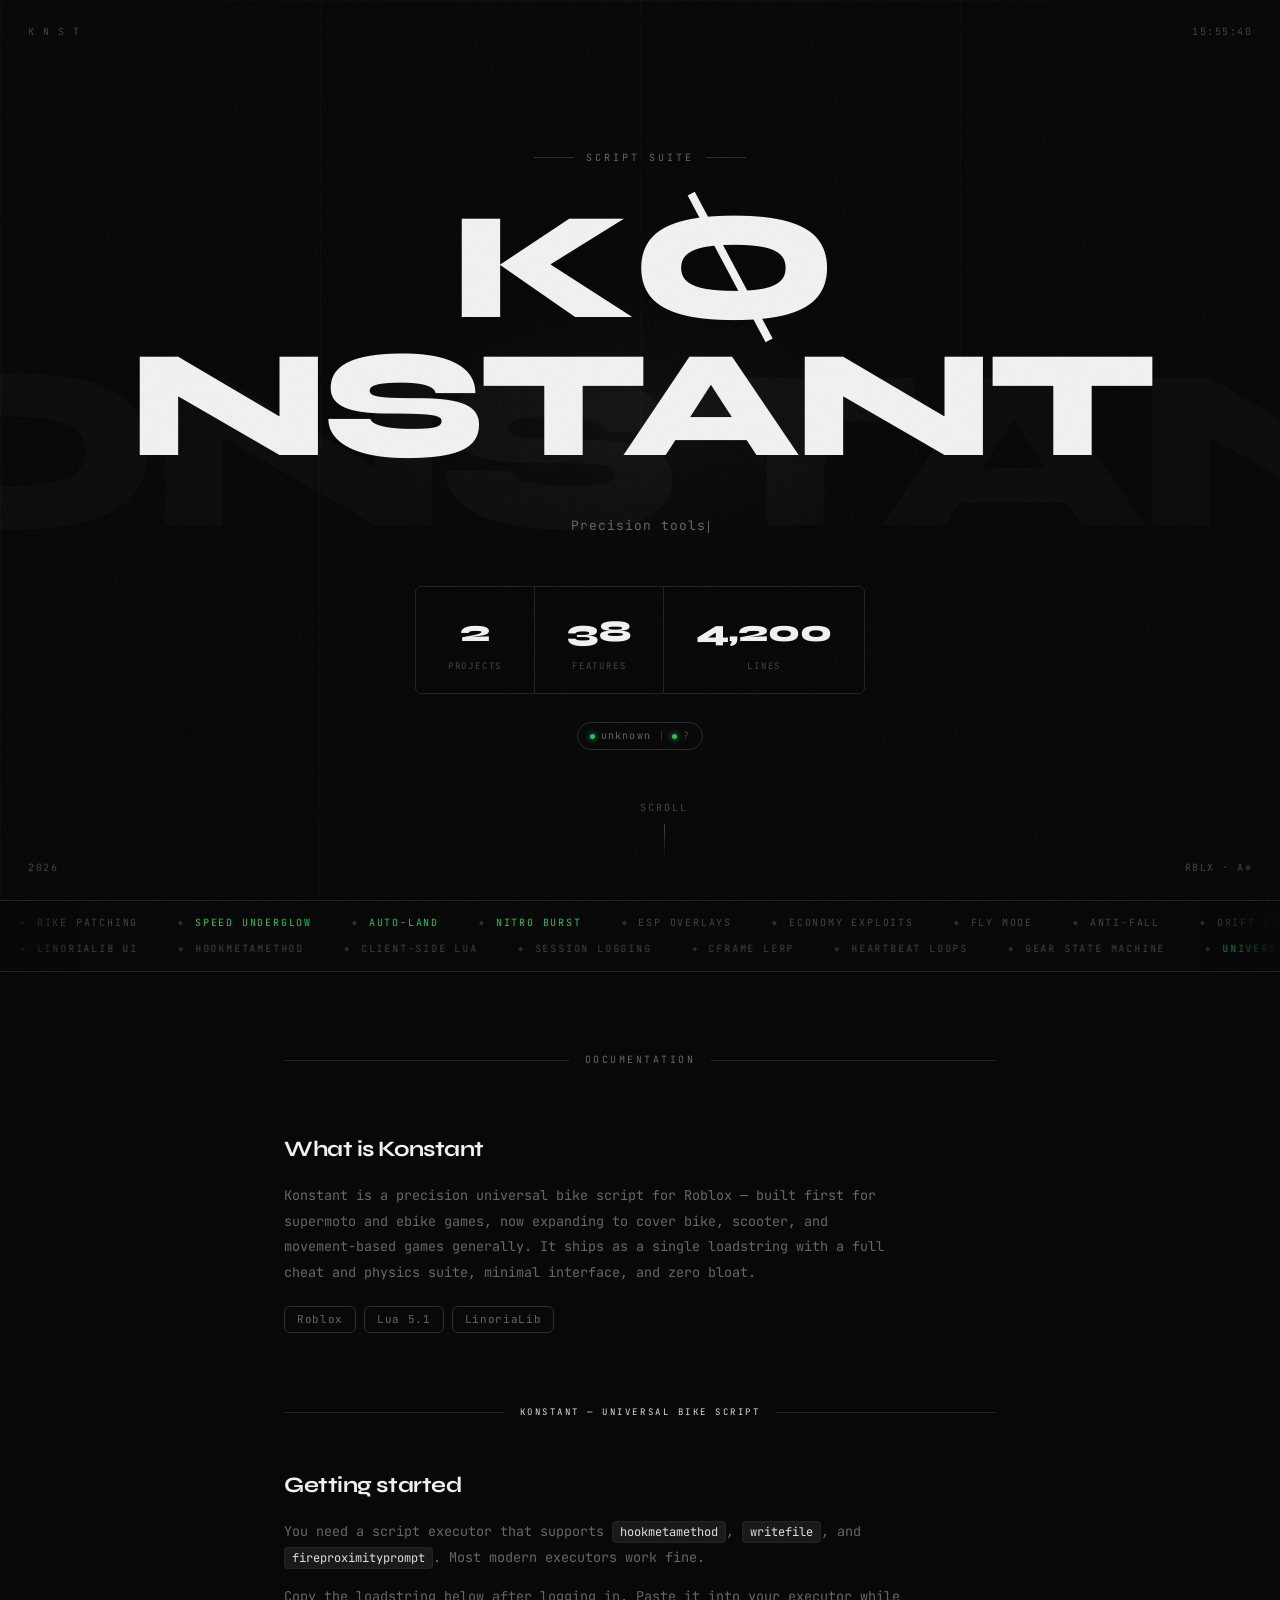
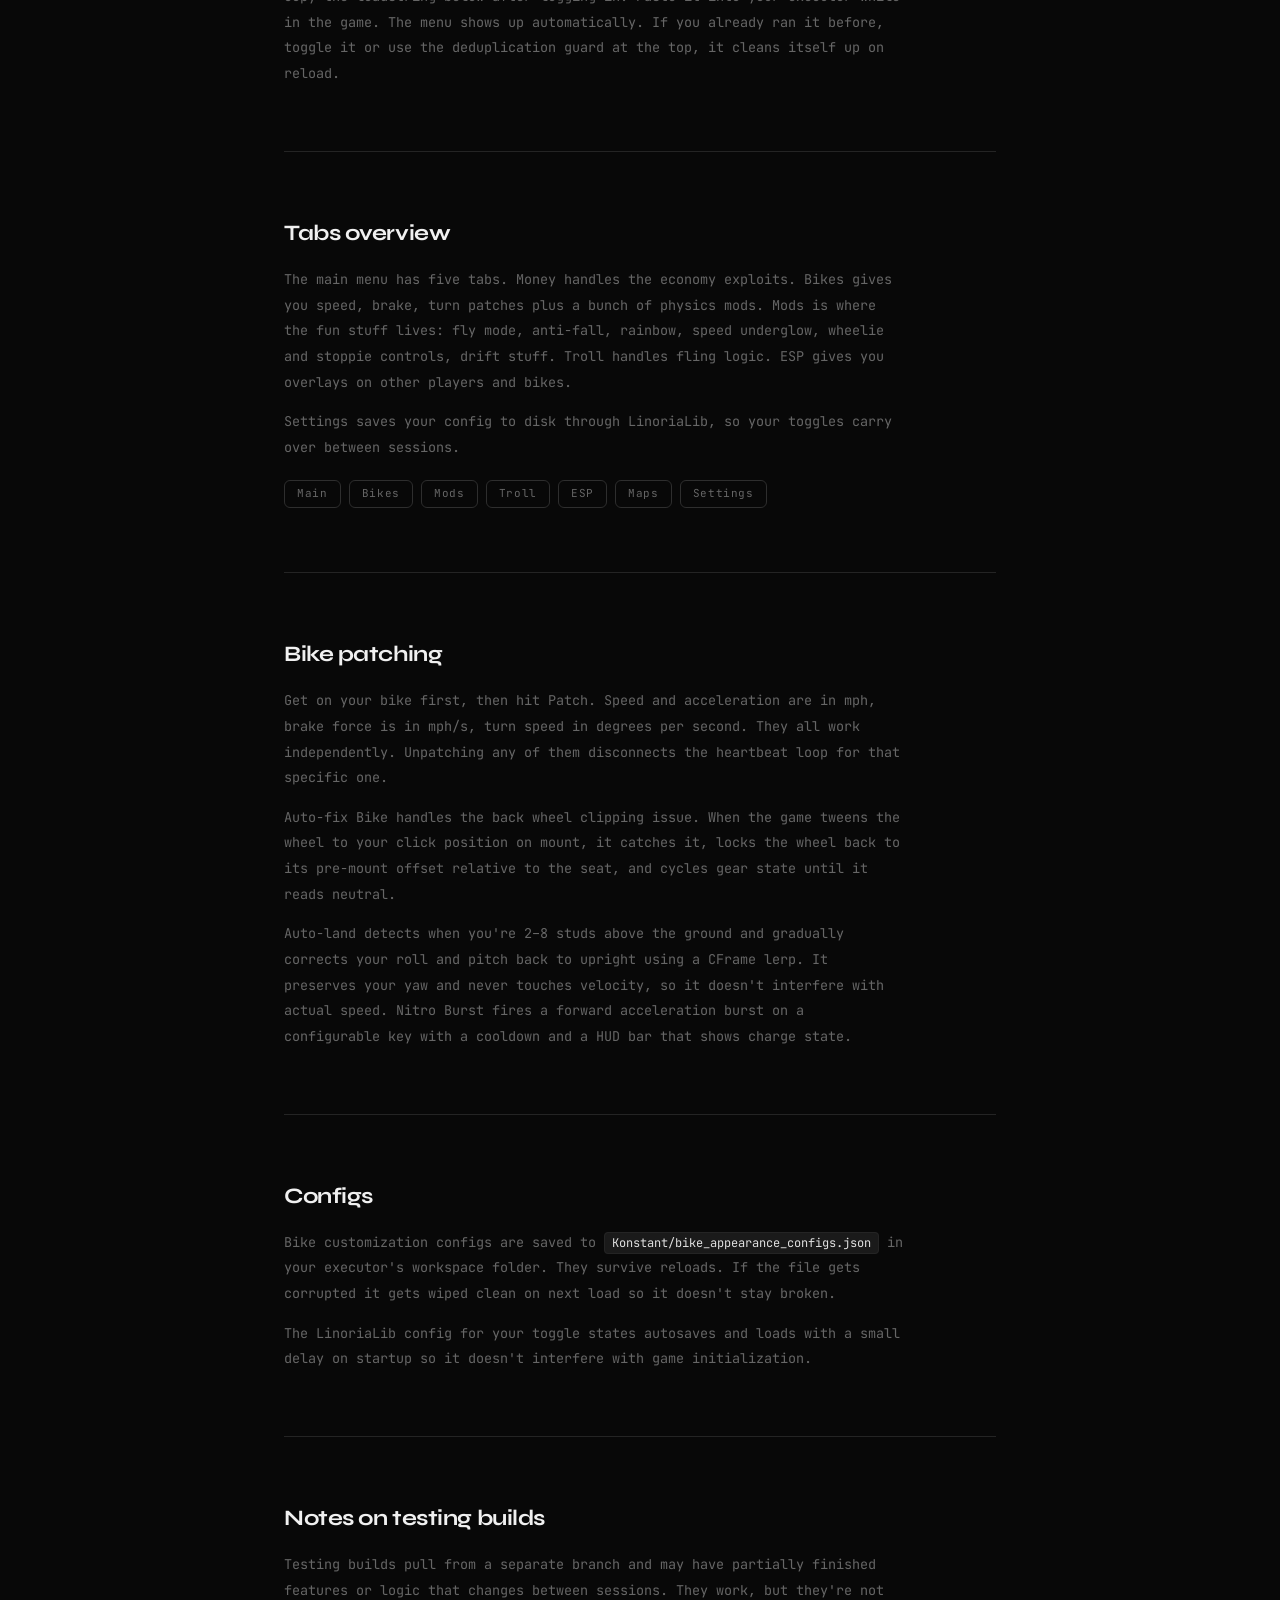
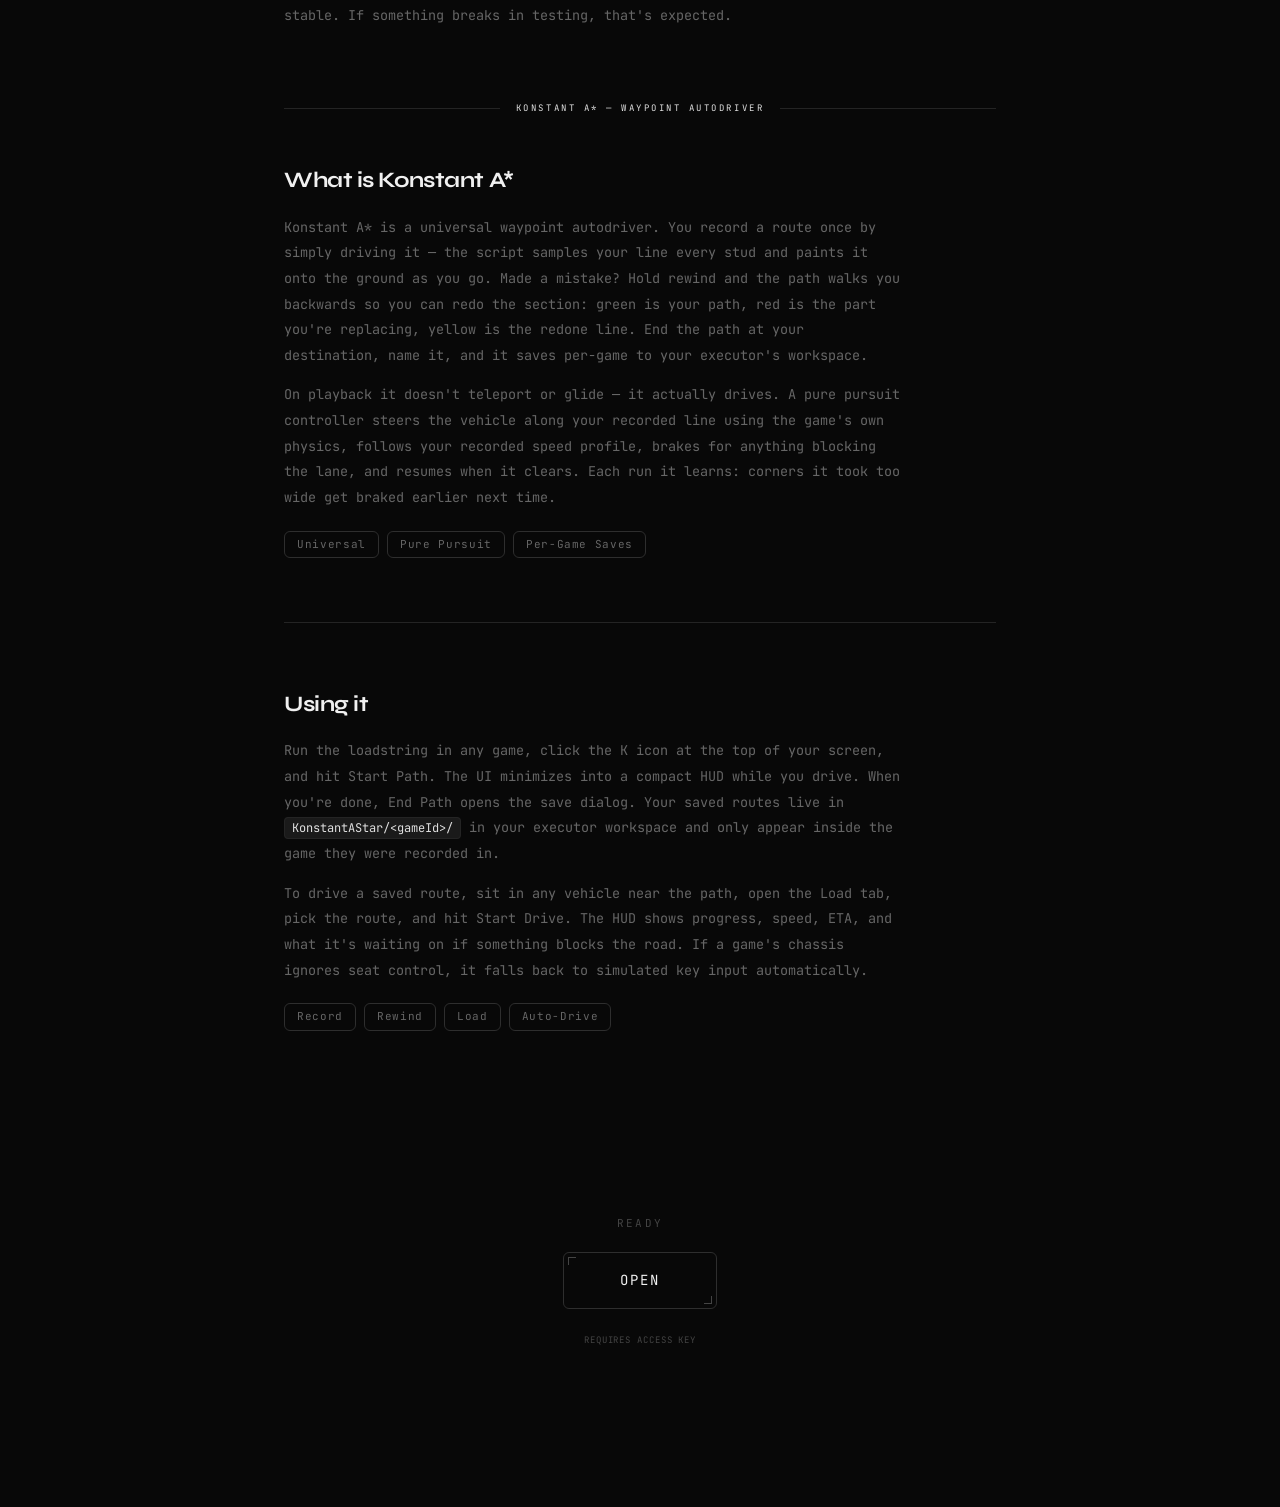
<file: index.html>
<!DOCTYPE html>
<html lang="en">
<head>
  <meta charset="UTF-8">
  <meta name="viewport" content="width=device-width, initial-scale=1.0">
  <title>KONSTANT</title>
  <meta name="description" content="Konstant — Precision tools for Roblox. Universal bike script. Konstant A* waypoint autodriver: record a path by driving it, then let the script drive it back.">
  <link rel="stylesheet" href="style.css">
  <style>
    /* ---- landing-specific ---- */
    canvas#dot-matrix { position: fixed; inset: 0; z-index: 0; pointer-events: none; }

    /* hero */
    .hero {
      position: relative;
      min-height: 100vh;
      display: flex;
      flex-direction: column;
      align-items: center;
      justify-content: center;
      z-index: 1;
      text-align: center;
      padding: 40px 24px;
    }

    /* eyebrow */
    .eyebrow {
      font-family: var(--font-mono);
      font-size: 10px;
      letter-spacing: 0.3em;
      text-transform: uppercase;
      color: var(--muted);
      margin-bottom: 32px;
      display: flex;
      align-items: center;
      gap: 12px;
      opacity: 0;
      animation: fadeUp 0.8s ease 0.3s forwards;
    }
    .eyebrow::before, .eyebrow::after {
      content: '';
      width: 40px;
      height: 1px;
      background: var(--border2);
    }

    /* KONSTANT wordmark */
    .wordmark {
      font-family: var(--font-title);
      font-weight: 800;
      font-size: clamp(64px, 12vw, 160px);
      line-height: 0.9;
      letter-spacing: -0.04em;
      color: var(--text);
      user-select: none;
      margin-bottom: 40px;
      animation: flicker 6s ease infinite;
      position: relative;
    }

    /* slashed O — replace the O in KONSTANT with a styled SVG-ish span */
    .wordmark .slashed-o {
      position: relative;
      display: inline-block;
    }
    .wordmark .slashed-o::after {
      content: '';
      position: absolute;
      top: 50%;
      left: 50%;
      width: 0.05em;
      height: 120%;
      background: var(--text);
      transform: translate(-50%, -50%) rotate(-28deg);
      pointer-events: none;
    }

    .hero-sub {
      font-family: var(--font-mono);
      font-size: 13px;
      color: var(--muted);
      letter-spacing: 0.08em;
      max-width: 420px;
      opacity: 0;
      animation: fadeUp 0.8s ease 0.5s forwards;
      line-height: 1.8;
    }

    /* scroll indicator */
    .scroll-hint {
      position: absolute;
      bottom: 40px;
      left: 50%;
      transform: translateX(-50%);
      display: flex;
      flex-direction: column;
      align-items: center;
      gap: 8px;
      opacity: 0;
      animation: fadeUp 0.8s ease 1s forwards;
    }
    .scroll-hint span {
      font-size: 10px;
      letter-spacing: 0.2em;
      text-transform: uppercase;
      color: var(--muted2);
    }
    .scroll-arrow {
      width: 1px;
      height: 36px;
      background: linear-gradient(to bottom, var(--muted2), transparent);
      animation: scrollBounce 1.8s ease-in-out infinite;
    }
    @keyframes scrollBounce {
      0%, 100% { transform: translateY(0); opacity: 0.4; }
      50% { transform: translateY(6px); opacity: 1; }
    }

    /* ---- corner decoration ---- */
    .corner {
      position: fixed;
      font-size: 10px;
      letter-spacing: 0.15em;
      color: var(--muted2);
      font-family: var(--font-mono);
      z-index: 10;
    }
    .corner.tl { top: 24px; left: 28px; }
    .corner.tr { top: 24px; right: 28px; }
    .corner.bl { bottom: 24px; left: 28px; }
    .corner.br { bottom: 24px; right: 28px; }

    /* ---- grid lines ---- */
    .grid-lines {
      position: fixed;
      inset: 0;
      pointer-events: none;
      z-index: 0;
      display: grid;
      grid-template-columns: 1fr 1fr 1fr 1fr;
    }
    .grid-lines span {
      border-left: 1px solid rgba(255,255,255,0.025);
    }
    .grid-lines span:last-child { border-right: 1px solid rgba(255,255,255,0.025); }

    /* ---- docs section ---- */
    .docs-section {
      position: relative;
      z-index: 1;
      max-width: 760px;
      margin: 0 auto;
      padding: 80px 24px 120px;
    }

    .docs-header {
      display: flex;
      align-items: center;
      gap: 16px;
      margin-bottom: 64px;
    }
    .docs-header-line {
      flex: 1;
      height: 1px;
      background: var(--border);
    }
    .docs-header-label {
      font-size: 10px;
      letter-spacing: 0.25em;
      color: var(--muted);
      text-transform: uppercase;
      white-space: nowrap;
    }

    .doc-block {
      margin-bottom: 64px;
    }

    .doc-block h2 {
      font-family: var(--font-title);
      font-size: 22px;
      font-weight: 700;
      color: var(--text);
      margin-bottom: 16px;
      letter-spacing: -0.02em;
    }

    .doc-block p {
      color: var(--muted);
      font-size: 13.5px;
      line-height: 1.9;
      max-width: 620px;
    }

    .doc-block p + p { margin-top: 14px; }

    .doc-block .tag-row {
      display: flex;
      flex-wrap: wrap;
      gap: 8px;
      margin-top: 20px;
    }

    .tag {
      padding: 4px 12px;
      border: 1px solid var(--border2);
      border-radius: var(--r-sm);
      font-size: 11px;
      color: var(--muted);
      letter-spacing: 0.06em;
    }

    .doc-divider {
      height: 1px;
      background: var(--border);
      margin: 64px 0;
    }

    /* project section label inside docs */
    .doc-project-label {
      display: flex;
      align-items: center;
      gap: 16px;
      margin: 72px 0 48px;
    }
    .doc-project-label-line {
      flex: 1;
      height: 1px;
      background: var(--border);
    }
    .doc-project-label-text {
      font-size: 9px;
      letter-spacing: 0.28em;
      color: var(--accent2);
      text-transform: uppercase;
      white-space: nowrap;
      font-family: var(--font-mono);
    }

    /* inline code */
    code {
      font-family: var(--font-mono);
      font-size: 12px;
      background: var(--surface);
      border: 1px solid var(--border);
      padding: 2px 7px;
      border-radius: 4px;
      color: var(--accent2);
    }

    /* ---- open button section ---- */
    .open-section {
      position: relative;
      z-index: 1;
      max-width: 760px;
      margin: 0 auto;
      padding: 0 24px 160px;
      display: flex;
      flex-direction: column;
      align-items: center;
      gap: 20px;
      opacity: 0;
      transform: translateY(30px);
      transition: opacity 0.7s ease, transform 0.7s ease;
    }
    .open-section.visible {
      opacity: 1;
      transform: translateY(0);
    }

    .open-section .open-label {
      font-size: 11px;
      letter-spacing: 0.2em;
      color: var(--muted2);
      text-transform: uppercase;
    }

    .open-section .btn-open {
      font-size: 14px;
      padding: 16px 56px;
      letter-spacing: 0.15em;
      border: 1px solid var(--border2);
      border-radius: var(--r-sm);
      position: relative;
      overflow: hidden;
      cursor: pointer;
      background: transparent;
      color: var(--text);
      font-family: var(--font-mono);
      text-transform: uppercase;
      transition: var(--transition);
      text-decoration: none;
      display: inline-block;
    }
    .btn-open::before {
      content: '';
      position: absolute;
      inset: 0;
      background: var(--text);
      transform: scaleX(0);
      transform-origin: left;
      transition: transform 0.45s cubic-bezier(0.4, 0, 0.2, 1);
      z-index: 0;
    }
    .btn-open:hover::before { transform: scaleX(1); }
    .btn-open:hover { color: var(--bg); }
    .btn-open span { position: relative; z-index: 1; }

    /* corner brackets on open btn */
    .btn-open .corner-tl,
    .btn-open .corner-br {
      position: absolute;
      width: 8px;
      height: 8px;
      border-color: var(--muted2);
      border-style: solid;
    }
    .btn-open .corner-tl {
      top: 4px; left: 4px;
      border-width: 1px 0 0 1px;
    }
    .btn-open .corner-br {
      bottom: 4px; right: 4px;
      border-width: 0 1px 1px 0;
    }

    /* ---- count ticker on hero ---- */
    .ticker-row {
      display: flex;
      gap: 32px;
      margin-top: 48px;
      opacity: 0;
      animation: fadeUp 0.8s ease 0.7s forwards;
    }
    .ticker-item {
      display: flex;
      flex-direction: column;
      align-items: center;
      gap: 4px;
    }
    .ticker-num {
      font-family: var(--font-title);
      font-size: 28px;
      font-weight: 800;
      color: var(--text);
    }
    .ticker-label {
      font-size: 9px;
      letter-spacing: 0.2em;
      color: var(--muted2);
      text-transform: uppercase;
    }
    .ticker-sep {
      width: 1px;
      background: var(--border);
      align-self: stretch;
    }

    @keyframes fadeUp {
      from { opacity: 0; transform: translateY(20px); }
      to   { opacity: 1; transform: translateY(0); }
    }

    /* ---- glitch effect on hover of wordmark ---- */
    .wordmark:hover { animation: glitch 0.4s steps(2, end) forwards, flicker 6s ease infinite; }
    @keyframes glitch {
      0%   { text-shadow: none; }
      20%  { text-shadow: 2px 0 0 rgba(255,100,100,0.4), -2px 0 0 rgba(100,200,255,0.4); transform: translate(-1px, 0); }
      40%  { text-shadow: -1px 0 0 rgba(255,100,100,0.4), 1px 0 0 rgba(100,200,255,0.4); transform: translate(1px, 0); }
      60%  { text-shadow: 1px 1px 0 rgba(255,100,100,0.4); transform: translate(0, 1px); }
      80%  { text-shadow: none; transform: translate(0,0); }
      100% { text-shadow: none; }
    }

    /* version tag */
    .version-badge {
      display: inline-flex;
      align-items: center;
      gap: 6px;
      padding: 5px 12px;
      border: 1px solid var(--border2);
      border-radius: 99px;
      font-size: 10px;
      letter-spacing: 0.12em;
      color: var(--muted);
      margin-top: 28px;
      opacity: 0;
      animation: fadeUp 0.8s ease 0.9s forwards;
    }
    .version-badge .dot { width: 5px; height: 5px; }

    /* ---- BG decorative wordmark ---- */
    .hero-bg-text {
      position: absolute; top: 50%; left: 50%;
      font-family: var(--font-title); font-weight: 800;
      font-size: clamp(80px, 18vw, 260px);
      color: var(--text); opacity: 0.025;
      letter-spacing: -0.05em; user-select: none; pointer-events: none;
      white-space: nowrap;
      transform: translate(-50%, -50%) translate(calc(var(--px, 0) * -30px), calc(var(--py, 0) * -12px));
      transition: transform 0.12s ease-out;
    }

    /* ---- Radial glow ---- */
    .hero-glow {
      position: absolute; top: 50%; left: 50%;
      width: 600px; height: 300px;
      transform: translate(-50%, -60%);
      background: radial-gradient(ellipse at center, rgba(255,255,255,0.035) 0%, transparent 70%);
      pointer-events: none;
      animation: glowPulse 4s ease-in-out infinite;
    }
    @keyframes glowPulse {
      0%, 100% { opacity: 0.6; transform: translate(-50%, -60%) scale(1); }
      50%       { opacity: 1;   transform: translate(-50%, -60%) scale(1.12); }
    }

    /* ---- Hero inner parallax wrapper ---- */
    .hero-inner {
      display: flex; flex-direction: column; align-items: center;
      position: relative; z-index: 2;
      transform: translate(calc(var(--px, 0) * 8px), calc(var(--py, 0) * 4px));
      transition: transform 0.08s ease-out;
    }

    /* ---- Wordmark 3-D tilt on mouse ---- */
    .wordmark {
      transform: perspective(900px) rotateX(calc(var(--py, 0) * -3deg)) rotateY(calc(var(--px, 0) * 4deg)) !important;
      transition: transform 0.1s ease-out !important;
    }

    /* ---- Ticker box ---- */
    .ticker-row {
      border: 1px solid var(--border) !important;
      border-radius: var(--r-sm) !important;
      gap: 0 !important;
      overflow: hidden;
    }
    .ticker-item {
      padding: 20px 32px;
    }
    .ticker-item + .ticker-item {
      border-left: 1px solid var(--border);
    }
    .ticker-num {
      font-size: 30px !important;
    }

    /* ---- Marquee band ---- */
    .marquee-band {
      position: relative; z-index: 1;
      border-top: 1px solid var(--border);
      border-bottom: 1px solid var(--border);
      padding: 14px 0; overflow: hidden;
      display: flex; flex-direction: column; gap: 10px;
    }
    .marquee-band::before, .marquee-band::after {
      content: ''; position: absolute; top: 0; bottom: 0; width: 80px; z-index: 2; pointer-events: none;
    }
    .marquee-band::before { left: 0;  background: linear-gradient(to right, var(--bg), transparent); }
    .marquee-band::after  { right: 0; background: linear-gradient(to left,  var(--bg), transparent); }

    .marquee-row { display: flex; overflow: hidden; }
    .marquee-track {
      display: flex; gap: 0; white-space: nowrap;
      animation: mScroll 32s linear infinite;
      will-change: transform;
    }
    .marquee-track.rev {
      animation-direction: reverse;
      animation-duration: 38s;
    }
    @keyframes mScroll {
      from { transform: translateX(0); }
      to   { transform: translateX(-50%); }
    }
    .marquee-item {
      display: inline-flex; align-items: center; gap: 10px;
      padding: 0 20px; font-size: 10px;
      letter-spacing: 0.18em; text-transform: uppercase;
      color: var(--muted2); white-space: nowrap;
    }
    .marquee-sep { color: var(--border2); font-size: 8px; }
    .marquee-item.hi { color: var(--green); }

    /* ---- typewriter cursor ---- */
    .tw-cursor {
      display: inline-block; width: 1px; height: 12px;
      background: var(--muted); margin-left: 2px;
      vertical-align: middle;
      animation: twBlink 1s step-end infinite;
    }
    @keyframes twBlink { 0%, 100% { opacity: 1; } 50% { opacity: 0; } }

  </style>
</head>
<body>

  <div class="scanline"></div>
  <canvas id="dot-matrix"></canvas>

  <div class="grid-lines">
    <span></span><span></span><span></span><span></span><span></span>
  </div>

  <!-- corners -->
  <div class="corner tl">K N S T</div>
  <div class="corner tr" id="corner-time"></div>
  <div class="corner bl">2026</div>
  <div class="corner br">RBLX · A*</div>

  <!-- toast -->
  <div id="toast"></div>

  <!-- HERO -->
  <section class="hero">
    <div class="hero-bg-text" aria-hidden="true">KONSTANT</div>
    <div class="hero-glow" aria-hidden="true"></div>

    <div class="hero-inner">
      <div class="eyebrow">Script Suite</div>

      <h1 class="wordmark" id="wordmark" aria-label="KONSTANT">K<span class="slashed-o">O</span>NSTANT</h1>

      <p class="hero-sub" id="hero-sub">
        Precision tools for Roblox.<br>
        Universal bike script. Waypoint autodriver.
      </p>

      <div class="ticker-row">
        <div class="ticker-item">
          <span class="ticker-num" data-count="2">0</span>
          <span class="ticker-label">Projects</span>
        </div>
        <div class="ticker-item">
          <span class="ticker-num" data-count="38">0</span>
          <span class="ticker-label">Features</span>
        </div>
        <div class="ticker-item">
          <span class="ticker-num" data-count="4200">0</span>
          <span class="ticker-label">Lines</span>
        </div>
      </div>

      <div class="version-badge">
        <span class="dot green" id="dot-rel"></span>
        <span id="badge-ver">loading...</span>
        <span style="width:1px;height:10px;background:var(--border2);display:inline-block;margin:0 4px;vertical-align:middle;"></span>
        <span class="dot green" id="dot-tes"></span>
        <span id="badge-tes" style="color:var(--muted2);">...</span>
      </div>
    </div>

    <div class="scroll-hint">
      <span>scroll</span>
      <div class="scroll-arrow"></div>
    </div>
  </section>

  <!-- MARQUEE BAND -->
  <div class="marquee-band" id="marquee-band" aria-hidden="true">
    <div class="marquee-row"><div class="marquee-track" id="mq-row-0"></div></div>
    <div class="marquee-row"><div class="marquee-track rev" id="mq-row-1"></div></div>
  </div>

  <!-- DOCS SECTION -->
  <section class="docs-section">

    <div class="docs-header">
      <div class="docs-header-line"></div>
      <span class="docs-header-label">Documentation</span>
      <div class="docs-header-line"></div>
    </div>

    <div class="doc-block fade-in">
      <h2>What is Konstant</h2>
      <p>Konstant is a precision universal bike script for Roblox — built first for supermoto and ebike games, now expanding to cover bike, scooter, and movement-based games generally. It ships as a single loadstring with a full cheat and physics suite, minimal interface, and zero bloat.</p>
      <div class="tag-row">
        <span class="tag">Roblox</span>
        <span class="tag">Lua 5.1</span>
        <span class="tag">LinoriaLib</span>
      </div>
    </div>

    <!-- UNIVERSAL BIKE SCRIPT section -->
    <div class="doc-project-label fade-in">
      <div class="doc-project-label-line"></div>
      <span class="doc-project-label-text">Konstant — Universal Bike Script</span>
      <div class="doc-project-label-line"></div>
    </div>

    <div class="doc-block fade-in">
      <h2>Getting started</h2>
      <p>You need a script executor that supports <code>hookmetamethod</code>, <code>writefile</code>, and <code>fireproximityprompt</code>. Most modern executors work fine.</p>
      <p>Copy the loadstring below after logging in. Paste it into your executor while in the game. The menu shows up automatically. If you already ran it before, toggle it or use the deduplication guard at the top, it cleans itself up on reload.</p>
    </div>

    <div class="doc-divider fade-in"></div>

    <div class="doc-block fade-in">
      <h2>Tabs overview</h2>
      <p>The main menu has five tabs. Money handles the economy exploits. Bikes gives you speed, brake, turn patches plus a bunch of physics mods. Mods is where the fun stuff lives: fly mode, anti-fall, rainbow, speed underglow, wheelie and stoppie controls, drift stuff. Troll handles fling logic. ESP gives you overlays on other players and bikes.</p>
      <p>Settings saves your config to disk through LinoriaLib, so your toggles carry over between sessions.</p>
      <div class="tag-row">
        <span class="tag">Main</span>
        <span class="tag">Bikes</span>
        <span class="tag">Mods</span>
        <span class="tag">Troll</span>
        <span class="tag">ESP</span>
        <span class="tag">Maps</span>
        <span class="tag">Settings</span>
      </div>
    </div>

    <div class="doc-divider fade-in"></div>

    <div class="doc-block fade-in">
      <h2>Bike patching</h2>
      <p>Get on your bike first, then hit Patch. Speed and acceleration are in mph, brake force is in mph/s, turn speed in degrees per second. They all work independently. Unpatching any of them disconnects the heartbeat loop for that specific one.</p>
      <p>Auto-fix Bike handles the back wheel clipping issue. When the game tweens the wheel to your click position on mount, it catches it, locks the wheel back to its pre-mount offset relative to the seat, and cycles gear state until it reads neutral.</p>
      <p>Auto-land detects when you're 2–8 studs above the ground and gradually corrects your roll and pitch back to upright using a CFrame lerp. It preserves your yaw and never touches velocity, so it doesn't interfere with actual speed. Nitro Burst fires a forward acceleration burst on a configurable key with a cooldown and a HUD bar that shows charge state.</p>
    </div>

    <div class="doc-divider fade-in"></div>

    <div class="doc-block fade-in">
      <h2>Configs</h2>
      <p>Bike customization configs are saved to <code>Konstant/bike_appearance_configs.json</code> in your executor's workspace folder. They survive reloads. If the file gets corrupted it gets wiped clean on next load so it doesn't stay broken.</p>
      <p>The LinoriaLib config for your toggle states autosaves and loads with a small delay on startup so it doesn't interfere with game initialization.</p>
    </div>

    <div class="doc-divider fade-in"></div>

    <div class="doc-block fade-in">
      <h2>Notes on testing builds</h2>
      <p>Testing builds pull from a separate branch and may have partially finished features or logic that changes between sessions. They work, but they're not stable. If something breaks in testing, that's expected.</p>
    </div>

    <!-- KONSTANT A* section -->
    <div class="doc-project-label fade-in">
      <div class="doc-project-label-line"></div>
      <span class="doc-project-label-text">Konstant A* — Waypoint Autodriver</span>
      <div class="doc-project-label-line"></div>
    </div>

    <div class="doc-block fade-in">
      <h2>What is Konstant A*</h2>
      <p>Konstant A* is a universal waypoint autodriver. You record a route once by simply driving it — the script samples your line every stud and paints it onto the ground as you go. Made a mistake? Hold rewind and the path walks you backwards so you can redo the section: green is your path, red is the part you're replacing, yellow is the redone line. End the path at your destination, name it, and it saves per-game to your executor's workspace.</p>
      <p>On playback it doesn't teleport or glide — it actually drives. A pure pursuit controller steers the vehicle along your recorded line using the game's own physics, follows your recorded speed profile, brakes for anything blocking the lane, and resumes when it clears. Each run it learns: corners it took too wide get braked earlier next time.</p>
      <div class="tag-row">
        <span class="tag">Universal</span>
        <span class="tag">Pure Pursuit</span>
        <span class="tag">Per-Game Saves</span>
      </div>
    </div>

    <div class="doc-divider fade-in"></div>

    <div class="doc-block fade-in">
      <h2>Using it</h2>
      <p>Run the loadstring in any game, click the K icon at the top of your screen, and hit Start Path. The UI minimizes into a compact HUD while you drive. When you're done, End Path opens the save dialog. Your saved routes live in <code>KonstantAStar/&lt;gameId&gt;/</code> in your executor workspace and only appear inside the game they were recorded in.</p>
      <p>To drive a saved route, sit in any vehicle near the path, open the Load tab, pick the route, and hit Start Drive. The HUD shows progress, speed, ETA, and what it's waiting on if something blocks the road. If a game's chassis ignores seat control, it falls back to simulated key input automatically.</p>
      <div class="tag-row">
        <span class="tag">Record</span>
        <span class="tag">Rewind</span>
        <span class="tag">Load</span>
        <span class="tag">Auto-Drive</span>
      </div>
    </div>

  </section>

  <!-- OPEN BUTTON (appears after scroll) -->
  <section class="open-section" id="open-section">
    <span class="open-label">Ready</span>
    <a href="auth.html" target="_blank" class="btn-open" id="open-btn">
      <div class="corner-tl"></div>
      <div class="corner-br"></div>
      <span>Open</span>
    </a>
    <span class="open-label" style="font-size:9px; margin-top:4px; letter-spacing:0.1em;">Requires access key</span>
  </section>

  <script>
    // ---- dot matrix background ----
    const canvas = document.getElementById('dot-matrix');
    const ctx = canvas.getContext('2d');
    let W, H, cols, rows;
    const DOT_SPACING = 28;
    const dots = [];

    function resize() {
      W = canvas.width  = window.innerWidth;
      H = canvas.height = window.innerHeight;
      cols = Math.ceil(W / DOT_SPACING) + 1;
      rows = Math.ceil(H / DOT_SPACING) + 1;
      dots.length = 0;
      for (let r = 0; r < rows; r++) {
        for (let c = 0; c < cols; c++) {
          dots.push({ x: c * DOT_SPACING, y: r * DOT_SPACING, a: Math.random() });
        }
      }
    }
    resize();
    window.addEventListener('resize', resize);

    let mouseX = -9999, mouseY = -9999;
    window.addEventListener('mousemove', e => {
      mouseX = e.clientX; mouseY = e.clientY;
      const cx = (e.clientX / window.innerWidth  - 0.5) * 2;
      const cy = (e.clientY / window.innerHeight - 0.5) * 2;
      document.documentElement.style.setProperty('--px', cx.toFixed(3));
      document.documentElement.style.setProperty('--py', cy.toFixed(3));
    });

    let raf;
    function drawDots(ts) {
      ctx.clearRect(0, 0, W, H);
      for (const d of dots) {
        const dx = d.x - mouseX, dy = d.y - mouseY;
        const dist = Math.sqrt(dx*dx + dy*dy);
        const proximity = Math.max(0, 1 - dist / 200);
        const t = ts * 0.001;
        const pulse = 0.5 + 0.5 * Math.sin(t + d.x * 0.04 + d.y * 0.04);
        const alpha = Math.min(1, d.a * 0.3 + proximity * 0.7 + pulse * 0.08);
        const size  = 1 + proximity * 2.5;
        ctx.beginPath();
        ctx.arc(d.x, d.y, size * 0.6, 0, Math.PI * 2);
        ctx.fillStyle = `rgba(255,255,255,${alpha})`;
        ctx.fill();
      }
      raf = requestAnimationFrame(drawDots);
    }
    drawDots(0);

    // ---- corner clock ----
    function tick() {
      const n = new Date();
      document.getElementById('corner-time').textContent =
        n.getHours().toString().padStart(2,'0') + ':' +
        n.getMinutes().toString().padStart(2,'0') + ':' +
        n.getSeconds().toString().padStart(2,'0');
    }
    tick(); setInterval(tick, 1000);

    // ---- scroll-triggered open section ----
    const openSection = document.getElementById('open-section');
    const obs = new IntersectionObserver(entries => {
      entries.forEach(e => { if (e.isIntersecting) e.target.classList.add('visible'); });
    }, { threshold: 0.2 });
    obs.observe(openSection);

    // ---- fade-in on scroll ----
    const faders = document.querySelectorAll('.fade-in');
    const fObs = new IntersectionObserver(entries => {
      entries.forEach(e => { if (e.isIntersecting) { e.target.classList.add('visible'); fObs.unobserve(e.target); } });
    }, { threshold: 0.1 });
    faders.forEach(el => fObs.observe(el));

    // ---- counter animation ----
    function animateCount(el, target, duration = 1400) {
      const start = performance.now();
      function step(ts) {
        const p = Math.min((ts - start) / duration, 1);
        const ease = 1 - Math.pow(1 - p, 3);
        el.textContent = Math.floor(ease * target).toLocaleString();
        if (p < 1) requestAnimationFrame(step);
      }
      requestAnimationFrame(step);
    }
    const tickObs = new IntersectionObserver(entries => {
      entries.forEach(e => {
        if (e.isIntersecting) {
          document.querySelectorAll('[data-count]').forEach(el => {
            animateCount(el, parseInt(el.dataset.count));
          });
          tickObs.disconnect();
        }
      });
    });
    tickObs.observe(document.querySelector('.ticker-row'));

    // ---- version badge ----
    fetch('https://raw.githubusercontent.com/lowkeymyself/HowToAccountJadeShipClaudeTryHackMe/refs/heads/main/konstantversion.txt')
      .then(r => r.text())
      .then(t => {
        const lines = t.split('\n');
        let relVer = null, relStatus = 'unknown';
        let tesVer = null, tesStatus = 'unknown';
        for (const line of lines) {
          const parts = line.split(' ');
          if (line.startsWith('konstant_testing =') && parts.length >= 4) {
            tesVer = parts[2]; tesStatus = parts[3].trim();
          } else if (line.startsWith('konstant =') && parts.length >= 4) {
            relVer = parts[2]; relStatus = parts[3].trim();
          }
        }
        document.getElementById('badge-ver').textContent = relVer ? 'v' + relVer : 'unknown';
        document.getElementById('badge-tes').textContent = tesVer ? 'tes ' + tesVer : '?';
        document.getElementById('dot-rel').className = 'dot ' + (relStatus === 'working' ? 'green' : 'red');
        document.getElementById('dot-tes').className = 'dot ' + (tesStatus === 'working' ? 'green' : 'red');
      })
      .catch(() => {
        document.getElementById('badge-ver').textContent = 'unknown';
        document.getElementById('badge-tes').textContent = '?';
      });

    // ---- scramble reveal for wordmark ----
    (function() {
      const el = document.getElementById('wordmark');
      const full = 'KONSTANT';
      const chars = 'ABCDEFGHIJKLMNOPQRSTUVWXYZ0123456789@#$%&';
      const FRAMES_PER_LETTER = 3;
      const SCRAMBLE_END = full.length * FRAMES_PER_LETTER + 8;
      let frame = 0;

      function render(revealed) {
        let html = '';
        for (let i = 0; i < full.length; i++) {
          const r = chars[Math.floor(Math.random() * chars.length)];
          if (full[i] === 'O') {
            html += i < revealed
              ? '<span class="slashed-o">O</span>'
              : `<span class="slashed-o" style="opacity:0.35">${r}</span>`;
          } else {
            html += i < revealed
              ? full[i]
              : `<span style="opacity:0.35">${r}</span>`;
          }
        }
        el.innerHTML = html;
      }

      setTimeout(function() {
        var iv = setInterval(function() {
          frame++;
          var revealed = Math.max(0, Math.min(Math.floor(frame / FRAMES_PER_LETTER), full.length));
          if (frame >= SCRAMBLE_END || revealed >= full.length) {
            el.innerHTML = 'K<span class="slashed-o">O</span>NSTANT';
            clearInterval(iv);
            return;
          }
          render(revealed);
        }, 50);
      }, 300);
    })();

    // ---- typewriter for hero-sub ----
    (function() {
      var el = document.getElementById('hero-sub');
      var text = 'Precision tools for Roblox.\nUniversal bike script. Waypoint autodriver.';
      el.innerHTML = '';
      el.style.opacity = '1';
      el.style.animation = 'none';

      var cursor = document.createElement('span');
      cursor.className = 'tw-cursor';
      el.appendChild(cursor);
      var i = 0;

      setTimeout(function() {
        var iv = setInterval(function() {
          if (i >= text.length) { clearInterval(iv); return; }
          var ch = text[i];
          if (ch === '\n') {
            cursor.before(document.createElement('br'));
          } else {
            cursor.before(document.createTextNode(ch));
          }
          i++;
        }, 36);
      }, 1400);
    })();

    // ---- marquee population ----
    (function() {
      var ROW0 = [
        { text: 'Bike Patching',     hi: false },
        { text: 'Speed Underglow',   hi: true  },
        { text: 'Auto-land',         hi: true  },
        { text: 'Nitro Burst',       hi: true  },
        { text: 'ESP Overlays',      hi: false },
        { text: 'Economy Exploits',  hi: false },
        { text: 'Fly Mode',          hi: false },
        { text: 'Anti-Fall',         hi: false },
        { text: 'Drift Controls',    hi: false },
        { text: 'Map Loader',        hi: false },
        { text: 'Config Saving',     hi: false },
        { text: 'Troll Module',      hi: false },
        { text: 'Path Recording',    hi: true  },
        { text: 'Auto-Drive',        hi: true  },
        { text: 'Rewind Editing',    hi: false },
        { text: 'Brake-and-Wait',    hi: false },
      ];
      var ROW1 = [
        { text: 'LinoriaLib UI',        hi: false },
        { text: 'Hookmetamethod',        hi: false },
        { text: 'Client-side Lua',       hi: false },
        { text: 'Session Logging',       hi: false },
        { text: 'CFrame Lerp',          hi: false },
        { text: 'Heartbeat Loops',      hi: false },
        { text: 'Gear State Machine',   hi: false },
        { text: 'Universal Bike Script', hi: true  },
        { text: 'Physics Patches',      hi: false },
        { text: 'Live Updates',         hi: false },
        { text: 'Dedup Guard',          hi: false },
        { text: 'Workspace Configs',    hi: false },
        { text: 'Pure Pursuit',         hi: true  },
        { text: 'Per-Game Saves',       hi: false },
        { text: 'Self-Learning Paths',  hi: false },
      ];

      function buildTrack(items, reps) {
        var all = [];
        for (var r = 0; r < reps; r++) all = all.concat(items);
        return all.map(function(item) {
          return '<span class="marquee-item' + (item.hi ? ' hi' : '') + '">'
            + '<span class="marquee-sep">&#9670;</span>' + item.text + '</span>';
        }).join('');
      }

      var t0 = document.getElementById('mq-row-0');
      var t1 = document.getElementById('mq-row-1');
      if (t0) t0.innerHTML = buildTrack(ROW0, 4);
      if (t1) t1.innerHTML = buildTrack(ROW1, 4);
    })();

    // ---- if already authed, modify open button ----
    if (localStorage.getItem('k_auth') === '1') {
      const btn = document.getElementById('open-btn');
      btn.href = 'dashboard.html';
      btn.querySelector('span').textContent = 'Dashboard';
    }

  </script>
  <script src="favicon.js"></script>
</body>
</html>
</file>
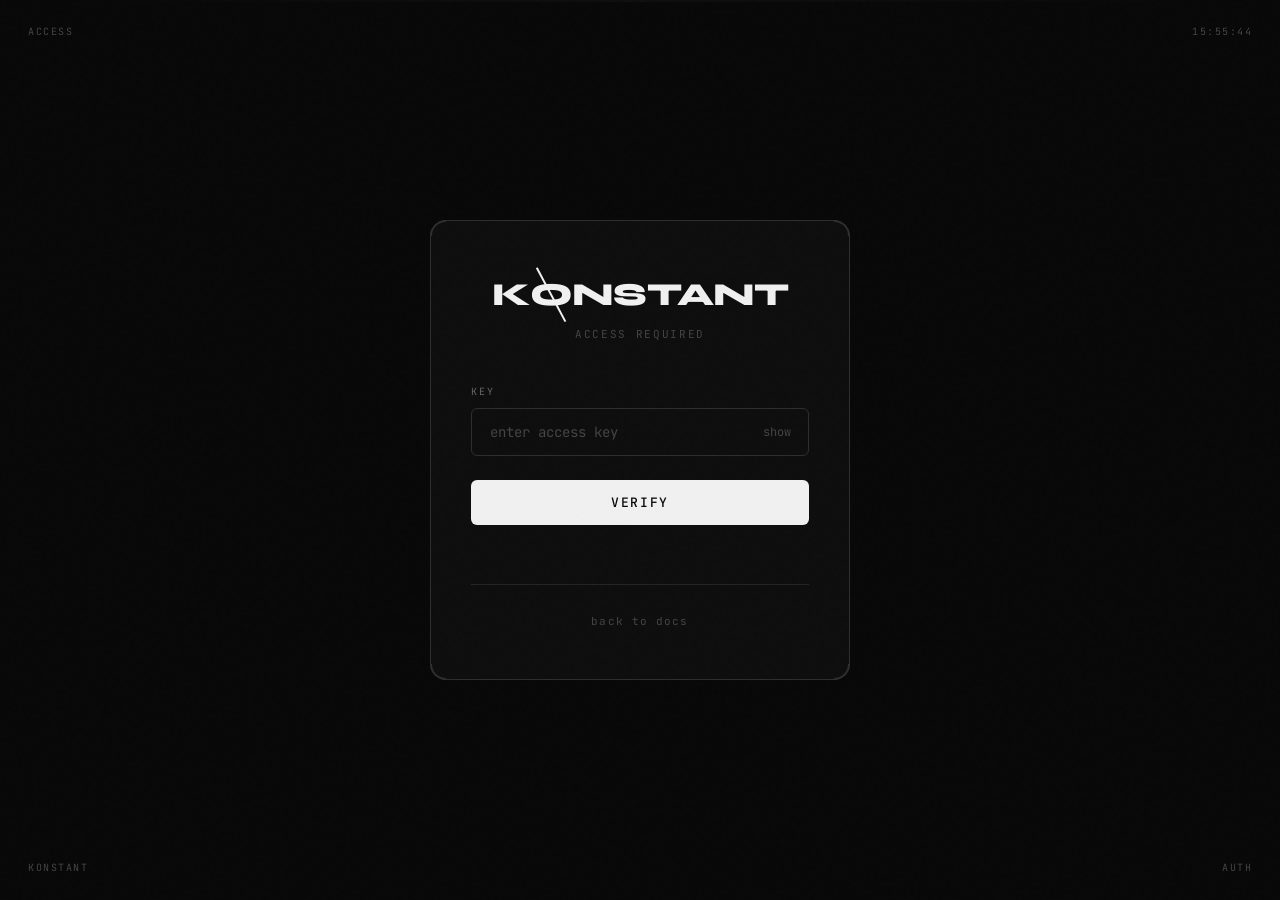
<file: auth.html>
<!DOCTYPE html>
<html lang="en">
<head>
  <meta charset="UTF-8">
  <meta name="viewport" content="width=device-width, initial-scale=1.0">
  <title>KONSTANT — Access</title>
  <link rel="stylesheet" href="style.css">
  <style>
    body { display: flex; align-items: center; justify-content: center; min-height: 100vh; overflow: hidden; }

    canvas#dot-matrix { position: fixed; inset: 0; z-index: 0; pointer-events: none; }

    .corner { position: fixed; font-size: 10px; letter-spacing: 0.15em; color: var(--muted2); font-family: var(--font-mono); z-index: 10; }
    .corner.tl { top: 24px; left: 28px; }
    .corner.tr { top: 24px; right: 28px; }
    .corner.bl { bottom: 24px; left: 28px; }
    .corner.br { bottom: 24px; right: 28px; }

    /* card */
    .auth-card {
      position: relative;
      z-index: 2;
      width: 100%;
      max-width: 420px;
      padding: 48px 40px;
      background: var(--bg2);
      border: 1px solid var(--border2);
      border-radius: var(--r-lg);
      animation: cardIn 0.7s cubic-bezier(0.4, 0, 0.2, 1) both;
    }

    @keyframes cardIn {
      from { opacity: 0; transform: translateY(30px) scale(0.97); }
      to   { opacity: 1; transform: translateY(0) scale(1); }
    }

    /* corner brackets */
    .card-bracket {
      position: absolute;
      width: 16px; height: 16px;
      border-color: var(--border2);
      border-style: solid;
    }
    .card-bracket.tl { top: -1px; left: -1px; border-width: 2px 0 0 2px; border-radius: var(--r-lg) 0 0 0; }
    .card-bracket.tr { top: -1px; right: -1px; border-width: 2px 2px 0 0; border-radius: 0 var(--r-lg) 0 0; }
    .card-bracket.bl { bottom: -1px; left: -1px; border-width: 0 0 2px 2px; border-radius: 0 0 0 var(--r-lg); }
    .card-bracket.br { bottom: -1px; right: -1px; border-width: 0 2px 2px 0; border-radius: 0 0 var(--r-lg) 0; }

    .auth-logo {
      font-family: var(--font-title);
      font-size: 32px;
      font-weight: 800;
      letter-spacing: -0.03em;
      color: var(--text);
      margin-bottom: 6px;
      text-align: center;
      animation: flicker 6s ease infinite;
    }

    /* slashed O */
    .auth-logo .so {
      position: relative;
      display: inline-block;
    }
    .auth-logo .so::after {
      content: '';
      position: absolute;
      top: 50%; left: 50%;
      width: 0.05em; height: 120%;
      background: var(--text);
      transform: translate(-50%, -50%) rotate(-28deg);
      pointer-events: none;
    }

    .auth-sub {
      text-align: center;
      font-size: 11px;
      letter-spacing: 0.15em;
      color: var(--muted2);
      text-transform: uppercase;
      margin-bottom: 40px;
    }

    .field-label {
      font-size: 10px;
      letter-spacing: 0.2em;
      color: var(--muted);
      text-transform: uppercase;
      margin-bottom: 8px;
    }

    .input-wrap {
      position: relative;
      margin-bottom: 20px;
    }

    .input-wrap .input {
      padding-right: 44px;
    }

    .toggle-vis {
      position: absolute;
      right: 14px;
      top: 50%;
      transform: translateY(-50%);
      background: none;
      border: none;
      color: var(--muted2);
      cursor: pointer;
      font-size: 12px;
      padding: 4px;
      transition: color var(--transition);
      font-family: var(--font-mono);
      letter-spacing: 0;
    }
    .toggle-vis:hover { color: var(--text); }

    .auth-btn {
      width: 100%;
      padding: 14px;
      background: var(--text);
      color: var(--bg);
      border: none;
      border-radius: var(--r-sm);
      font-family: var(--font-mono);
      font-size: 13px;
      font-weight: 500;
      letter-spacing: 0.12em;
      text-transform: uppercase;
      cursor: pointer;
      position: relative;
      overflow: hidden;
      transition: var(--transition);
      margin-top: 4px;
    }

    .auth-btn::after {
      content: '';
      position: absolute;
      inset: 0;
      background: rgba(255,255,255,0.12);
      transform: translateX(-101%);
      transition: transform 0.4s ease;
    }
    .auth-btn:hover::after { transform: translateX(0); }
    .auth-btn:active { transform: scale(0.98); }

    /* loading state */
    .auth-btn.loading {
      pointer-events: none;
      opacity: 0.7;
    }
    .auth-btn.loading::before {
      content: '';
      display: inline-block;
      width: 12px; height: 12px;
      border: 1.5px solid rgba(0,0,0,0.3);
      border-top-color: #000;
      border-radius: 50%;
      animation: spin 0.6s linear infinite;
      margin-right: 8px;
      vertical-align: middle;
    }
    @keyframes spin { to { transform: rotate(360deg); } }

    .error-msg {
      margin-top: 14px;
      font-size: 11px;
      color: var(--red);
      text-align: center;
      letter-spacing: 0.05em;
      min-height: 16px;
      opacity: 0;
      transform: translateY(-4px);
      transition: opacity 0.3s, transform 0.3s;
    }
    .error-msg.show { opacity: 1; transform: translateY(0); }

    .divider {
      height: 1px;
      background: var(--border);
      margin: 28px 0;
    }

    .back-link {
      display: block;
      text-align: center;
      font-size: 11px;
      color: var(--muted2);
      text-decoration: none;
      letter-spacing: 0.1em;
      transition: color var(--transition);
    }
    .back-link:hover { color: var(--text); }

    /* shake on wrong pw */
    @keyframes shake {
      0%, 100% { transform: translateX(0); }
      20%       { transform: translateX(-6px); }
      40%       { transform: translateX(6px); }
      60%       { transform: translateX(-4px); }
      80%       { transform: translateX(4px); }
    }
    .shake { animation: shake 0.4s ease; }

    /* particle burst on success */
    .particle {
      position: fixed;
      width: 4px; height: 4px;
      border-radius: 50%;
      background: var(--text);
      pointer-events: none;
      z-index: 1000;
    }
  </style>
</head>
<body>

  <div class="scanline"></div>
  <canvas id="dot-matrix"></canvas>
  <div id="toast"></div>

  <div class="corner tl">ACCESS</div>
  <div class="corner tr" id="corner-time"></div>
  <div class="corner bl">KONSTANT</div>
  <div class="corner br">AUTH</div>

  <div class="auth-card" id="card">
    <div class="card-bracket tl"></div>
    <div class="card-bracket tr"></div>
    <div class="card-bracket bl"></div>
    <div class="card-bracket br"></div>

    <div class="auth-logo">K<span class="so">O</span>NSTANT</div>
    <div class="auth-sub">Access Required</div>

    <div class="field-label">Key</div>
    <div class="input-wrap">
      <input class="input" type="password" id="pw-input" placeholder="enter access key" autocomplete="off" spellcheck="false">
      <button class="toggle-vis" id="toggle-vis" title="show/hide">show</button>
    </div>

    <button class="auth-btn" id="auth-btn">
      <span id="auth-btn-text">Verify</span>
    </button>

    <div class="error-msg" id="error-msg">Invalid key. Try again.</div>

    <div class="divider"></div>
    <a href="index.html" class="back-link">back to docs</a>
  </div>

  <script>
    // ---- dot matrix ----
    const canvas = document.getElementById('dot-matrix');
    const ctx = canvas.getContext('2d');
    let W, H, dots = [];
    const DS = 28;
    function resize() {
      W = canvas.width  = window.innerWidth;
      H = canvas.height = window.innerHeight;
      dots = [];
      for (let r = 0; r < Math.ceil(H/DS)+1; r++)
        for (let c = 0; c < Math.ceil(W/DS)+1; c++)
          dots.push({ x: c*DS, y: r*DS, a: Math.random() });
    }
    resize();
    window.addEventListener('resize', resize);
    let mx = -9999, my = -9999;
    window.addEventListener('mousemove', e => { mx = e.clientX; my = e.clientY; });
    (function frame(ts) {
      ctx.clearRect(0, 0, W, H);
      for (const d of dots) {
        const dx = d.x - mx, dy = d.y - my;
        const dist = Math.sqrt(dx*dx+dy*dy);
        const prox = Math.max(0, 1 - dist/180);
        const pulse = 0.5 + 0.5*Math.sin(ts*0.001 + d.x*0.04 + d.y*0.04);
        const a = Math.min(1, d.a*0.25 + prox*0.65 + pulse*0.06);
        ctx.beginPath();
        ctx.arc(d.x, d.y, (0.6 + prox*2)*0.6, 0, Math.PI*2);
        ctx.fillStyle = `rgba(255,255,255,${a})`;
        ctx.fill();
      }
      requestAnimationFrame(frame);
    })(0);

    // ---- clock ----
    function tick() {
      const n = new Date();
      document.getElementById('corner-time').textContent =
        n.getHours().toString().padStart(2,'0') + ':' +
        n.getMinutes().toString().padStart(2,'0') + ':' +
        n.getSeconds().toString().padStart(2,'0');
    }
    tick(); setInterval(tick, 1000);

    // ---- auto-redirect if already authed ----
    if (localStorage.getItem('k_auth') === '1') {
      window.location.href = 'dashboard.html';
    }

    // ---- show/hide toggle ----
    const pwInput = document.getElementById('pw-input');
    const toggleVis = document.getElementById('toggle-vis');
    toggleVis.addEventListener('click', () => {
      const hidden = pwInput.type === 'password';
      pwInput.type = hidden ? 'text' : 'password';
      toggleVis.textContent = hidden ? 'hide' : 'show';
    });

    // ---- auth logic ----
    // password: LSEAutomated -> base64 -> TFNFQXVub21hdGVk
    // wait, let me recalculate: btoa('LSEAutomated') = 'TFNFQXV0b21hdGVk'
    const ENCODED = 'TFNFQXV0b21hdGVk';

    function showError(msg) {
      const el = document.getElementById('error-msg');
      el.textContent = msg;
      el.classList.add('show');
      document.getElementById('card').classList.add('shake');
      setTimeout(() => document.getElementById('card').classList.remove('shake'), 400);
    }

    function hideError() {
      document.getElementById('error-msg').classList.remove('show');
    }

    function toast(msg, duration = 2800) {
      const t = document.getElementById('toast');
      t.textContent = msg;
      t.classList.add('show');
      setTimeout(() => t.classList.remove('show'), duration);
    }

    function burst() {
      for (let i = 0; i < 18; i++) {
        const p = document.createElement('div');
        p.className = 'particle';
        const cx = window.innerWidth / 2, cy = window.innerHeight / 2;
        p.style.left = cx + 'px';
        p.style.top  = cy + 'px';
        document.body.appendChild(p);
        const angle = (Math.PI * 2 / 18) * i;
        const dist  = 80 + Math.random() * 100;
        const tx    = Math.cos(angle) * dist;
        const ty    = Math.sin(angle) * dist;
        p.animate([
          { transform: 'translate(-50%,-50%) scale(1)', opacity: 1 },
          { transform: `translate(calc(-50% + ${tx}px), calc(-50% + ${ty}px)) scale(0)`, opacity: 0 }
        ], { duration: 600 + Math.random()*400, easing: 'cubic-bezier(0,0,0.2,1)', fill: 'forwards' })
          .onfinish = () => p.remove();
      }
    }

    function verify() {
      const val = pwInput.value.trim();
      if (!val) { showError('Enter a key first.'); return; }

      hideError();
      const btn = document.getElementById('auth-btn');
      const btnText = document.getElementById('auth-btn-text');
      btn.classList.add('loading');
      btnText.textContent = 'Verifying...';

      // small artificial delay for effect
      setTimeout(() => {
        btn.classList.remove('loading');
        btnText.textContent = 'Verify';

        // decode the stored encoded key and compare
        let decoded = '';
        try { decoded = atob(ENCODED); } catch(e) { decoded = ''; }

        if (val === decoded) {
          localStorage.setItem('k_auth', '1');
          burst();
          btnText.textContent = 'Granted';
          btn.style.background = 'var(--green)';
          toast('Access granted. Loading...');
          setTimeout(() => { window.location.href = 'dashboard.html'; }, 900);
        } else {
          showError('Invalid key. Try again.');
          pwInput.value = '';
          pwInput.focus();
        }
      }, 600);
    }

    document.getElementById('auth-btn').addEventListener('click', verify);
    pwInput.addEventListener('keydown', e => { if (e.key === 'Enter') verify(); });
    pwInput.addEventListener('input', hideError);
  </script>
  <script src="favicon.js"></script>
</body>
</html>
</file>
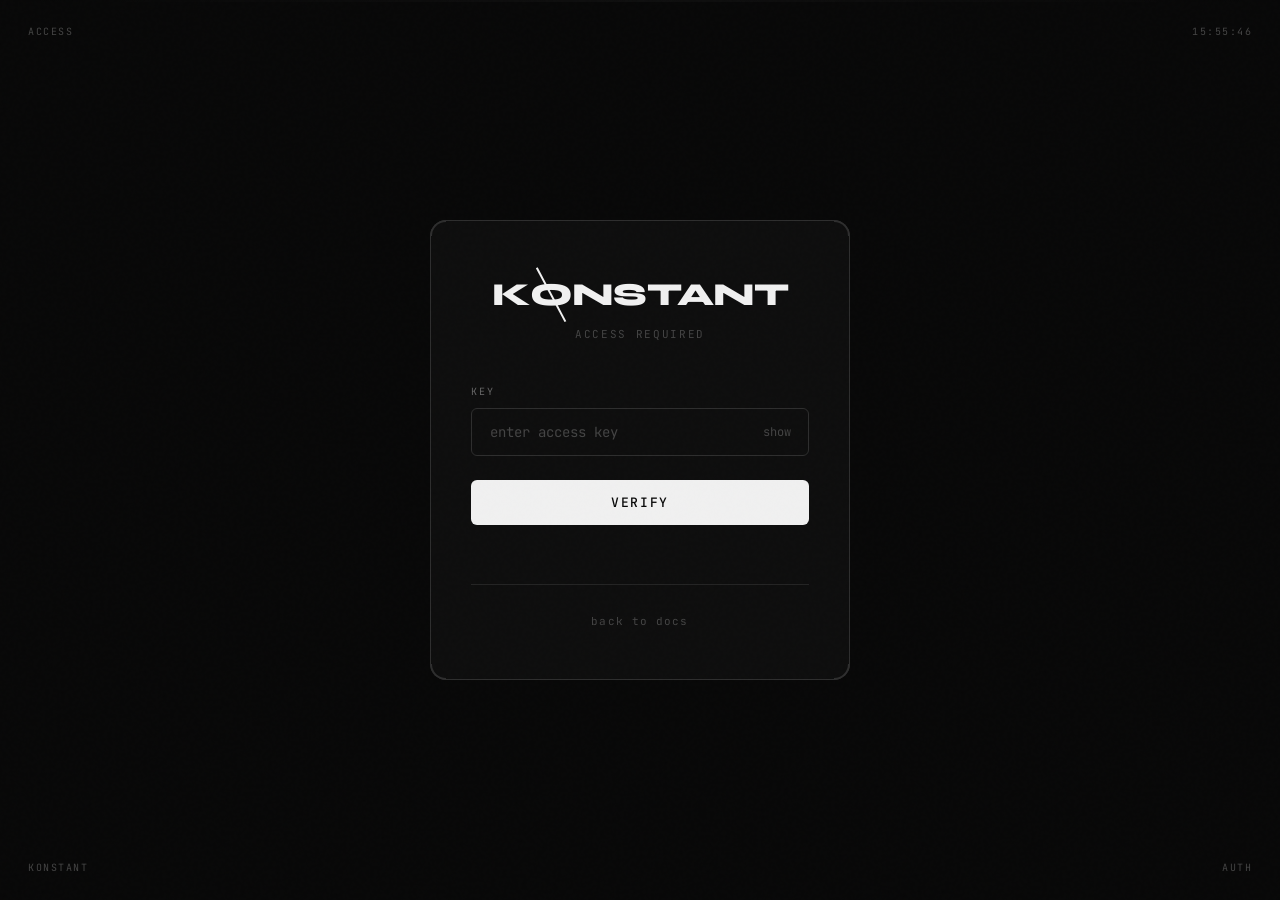
<file: dashboard.html>
<!DOCTYPE html>
<html lang="en">
<head>
  <meta charset="UTF-8">
  <meta name="viewport" content="width=device-width, initial-scale=1.0">
  <title>KONSTANT — Dashboard</title>
  <link rel="stylesheet" href="style.css">
  <style>
    body {
      display: flex;
      height: 100vh;
      overflow: hidden;
      background: var(--bg);
    }
    
    canvas#dot-matrix { position: fixed; inset: 0; z-index: 0; pointer-events: none; }

    /* ---- Sidebar ---- */
    .sidebar {
      width: 280px;
      background: var(--bg2);
      border-right: 1px solid var(--border);
      display: flex;
      flex-direction: column;
      z-index: 10;
      position: relative;
    }

    .brand {
      padding: 32px 24px;
      font-family: var(--font-title);
      font-weight: 800;
      font-size: 24px;
      color: var(--text);
      letter-spacing: -0.02em;
      border-bottom: 1px solid var(--border);
    }

    .brand .so { position: relative; display: inline-block; }
    .brand .so::after {
      content: ''; position: absolute; top: 50%; left: 50%;
      width: 0.05em; height: 120%; background: var(--text);
      transform: translate(-50%, -50%) rotate(-28deg); pointer-events: none;
    }

    .nav-tabs {
      flex: 1;
      padding: 24px 16px;
      display: flex;
      flex-direction: column;
      gap: 8px;
    }

    .tab-btn {
      display: flex;
      align-items: center;
      justify-content: space-between;
      width: 100%;
      padding: 14px 16px;
      background: transparent;
      border: 1px solid transparent;
      border-radius: var(--r-sm);
      color: var(--muted);
      font-family: var(--font-mono);
      font-size: 13px;
      text-align: left;
      cursor: pointer;
      transition: var(--transition);
    }
    .tab-btn:hover { background: rgba(255,255,255,0.02); color: var(--text); }
    .tab-btn.active {
      background: var(--surface);
      border-color: var(--border2);
      color: var(--text);
    }

    .tab-btn .left { display: flex; align-items: center; gap: 10px; }

    .nav-section-label {
      font-family: var(--font-mono);
      font-size: 9px;
      letter-spacing: 0.22em;
      text-transform: uppercase;
      color: var(--muted2);
      padding: 4px 16px 6px;
    }

    .sidebar-footer {
      padding: 24px;
      border-top: 1px solid var(--border);
      font-size: 11px;
      color: var(--muted2);
      letter-spacing: 0.1em;
      display: flex;
      flex-direction: column;
      gap: 12px;
    }

    #sync-status {
      display: inline-block;
      color: var(--blue);
      font-weight: 600;
      opacity: 0;
      transition: opacity 0.3s;
    }
    #sync-status.show { opacity: 1; }

    /* ---- Main Content ---- */
    .main-content {
      flex: 1;
      display: flex;
      flex-direction: column;
      position: relative;
      z-index: 10;
      overflow-y: auto;
    }

    .top-bar {
      height: 90px;
      display: flex;
      align-items: center;
      justify-content: space-between;
      padding: 0 48px;
      border-bottom: 1px solid var(--border);
      background: rgba(8, 8, 8, 0.6);
      backdrop-filter: blur(10px);
      position: sticky;
      top: 0;
      z-index: 20;
    }

    .page-title {
      font-family: var(--font-title);
      font-size: 18px;
      font-weight: 700;
      color: var(--text);
    }

    .page-meta {
      display: flex;
      align-items: center;
      gap: 24px;
      font-size: 12px;
      color: var(--muted);
    }
    .version-tag {
      background: var(--bg2);
      border: 1px solid var(--border2);
      padding: 4px 10px;
      border-radius: var(--r-sm);
      color: var(--accent2);
    }

    .content-pad {
      padding: 48px;
      max-width: 900px;
      margin: 0 auto;
      width: 100%;
    }

    .warning-banner {
      background: rgba(245, 158, 11, 0.1);
      border: 1px solid rgba(245, 158, 11, 0.3);
      color: var(--warn);
      padding: 16px 20px;
      border-radius: var(--r-sm);
      margin-bottom: 32px;
      font-size: 13px;
      display: none; /* Only shown in testing tab */
      align-items: center;
      gap: 12px;
    }
    .warning-banner.show { display: flex; }
    .warning-banner::before {
      content: '!';
      display: flex; align-items: center; justify-content: center;
      width: 20px; height: 20px; border-radius: 50%;
      background: var(--warn); color: var(--bg);
      font-weight: bold; font-size: 12px;
    }

    .box-title {
      font-size: 11px;
      text-transform: uppercase;
      letter-spacing: 0.15em;
      color: var(--muted);
      margin-bottom: 12px;
    }

    /* ---- Apple Mograph & Mac Buttons ---- */
    .tab-panel { display: none; opacity: 0; transform: translateY(12px) scale(0.98); }
    .tab-panel.active { display: block; animation: mographIn 0.6s cubic-bezier(0.16, 1, 0.3, 1) forwards; }
    
    @keyframes mographIn {
      to { opacity: 1; transform: translateY(0) scale(1); }
    }

    .code-box {
      background: var(--bg2);
      border: 1px solid var(--border2);
      border-radius: var(--r-lg);
      overflow: clip;
      margin-bottom: 40px;
      box-shadow: 0 16px 40px rgba(0,0,0,0.3);
      transition: all 0.5s cubic-bezier(0.16, 1, 0.3, 1);
      position: relative;
    }
    
    .code-box-header {
      background: var(--surface);
      padding: 12px 20px;
      border-bottom: 1px solid var(--border2);
      display: flex;
      justify-content: space-between;
      align-items: center;
    }

    .code-dots { display: flex; gap: 8px; }
    .code-dots span { width: 12px; height: 12px; border-radius: 50%; }
    .code-dots span:nth-child(1) { background: #ff5f56; box-shadow: 0 0 0 1px #e0443e inset; }
    .code-dots span:nth-child(2) { background: #ffbd2e; box-shadow: 0 0 0 1px #dea123 inset; }
    .code-dots span:nth-child(3) { background: #27c93f; box-shadow: 0 0 0 1px #1aab29 inset; }

    .code-box-content {
      padding: 24px 20px;
      font-family: var(--font-mono);
      font-size: 13px;
      color: var(--text);
      word-break: break-all;
      line-height: 1.6;
    }

    .src-view { display: none; white-space: pre-wrap; color: #a0a0a0; font-size: 12px; }
    .load-view { display: block; color: var(--accent); }

    .code-box-footer {
      padding: 14px 20px;
      border-top: 1px solid var(--border2);
      background: rgba(14, 14, 14, 0.85);
      backdrop-filter: blur(16px);
      -webkit-backdrop-filter: blur(16px);
      display: flex;
      justify-content: flex-end;
      gap: 12px;
      position: sticky;
      bottom: 0;
      z-index: 10;
    }

    /* Typewriter Cursor */
    .typewriter-cursor {
      display: inline-block;
      width: 8px;
      height: 14px;
      background: var(--text);
      vertical-align: middle;
      animation: blink 1s step-end infinite;
    }
    @keyframes blink { 50% { opacity: 0; } }

    #toast {
      position: fixed;
      bottom: 28px;
      left: 50%;
      transform: translateX(-50%) translateY(80px);
      background: var(--surface);
      border: 1px solid var(--border2);
      color: var(--text);
      font-family: var(--font-mono);
      font-size: 12px;
      padding: 10px 20px;
      border-radius: var(--r-sm);
      z-index: 10000;
      transition: transform 0.4s cubic-bezier(0.4, 0, 0.2, 1), opacity 0.4s;
      opacity: 0;
      pointer-events: none;
    }
    #toast.show { transform: translateX(-50%) translateY(0); opacity: 1; }

    /* ---- Entrance: sidebar ---- */
    @keyframes slideInLeft {
      from { transform: translateX(-100%); opacity: 0; }
      to   { transform: translateX(0);    opacity: 1; }
    }
    .sidebar {
      animation: slideInLeft 0.6s cubic-bezier(0.16, 1, 0.3, 1) forwards;
    }

    /* ---- Entrance: top-bar ---- */
    @keyframes fadeDown {
      from { opacity: 0; transform: translateY(-10px); }
      to   { opacity: 1; transform: translateY(0); }
    }
    .top-bar {
      animation: fadeDown 0.5s 0.3s both;
    }

    /* ---- Brand glitch ---- */
    @keyframes glitch {
      0%, 90%, 100% { transform: none; text-shadow: none; }
      91%  { transform: skewX(-8deg); text-shadow: -2px 0 #5b9cf6, 2px 0 #ef4444; }
      93%  { transform: skewX(4deg);  text-shadow:  2px 0 #5b9cf6,-1px 0 #ef4444; }
      95%  { transform: skewX(-2deg); text-shadow: none; }
      97%  { transform: none;         text-shadow: -1px 0 #5b9cf6; }
    }
    .brand {
      animation: glitch 7s ease-in-out infinite;
    }

    /* ---- Version-tag blink ---- */
    @keyframes blinkBorder {
      0%, 100% { border-color: var(--border2); color: var(--muted); }
      50%       { border-color: var(--border);  color: var(--muted2); }
    }
    .version-tag {
      animation: blinkBorder 3s ease-in-out infinite;
    }

    /* ---- Stat cards ---- */
    @keyframes cardIn {
      from { opacity: 0; transform: translateY(20px); }
      to   { opacity: 1; transform: translateY(0); }
    }
    @keyframes traceEdge {
      0%   { transform: translateX(-200%); }
      100% { transform: translateX(300%); }
    }

    .stats-section {
      margin-bottom: 32px;
    }

    .stats-row {
      display: grid;
      grid-template-columns: repeat(4, 1fr);
      gap: 12px;
    }

    .stat-card {
      background: var(--bg2);
      border: 1px solid var(--border);
      border-radius: var(--r-md);
      padding: 18px;
      position: relative;
      overflow: hidden;
      opacity: 0;
      transition: border-color 0.3s, box-shadow 0.3s, transform 0.3s;
    }
    .stat-card.visible {
      animation: cardIn 0.5s cubic-bezier(0.16, 1, 0.3, 1) forwards;
    }
    .stat-card:hover {
      border-color: var(--border2);
      box-shadow: 0 0 24px rgba(255,255,255,0.04);
      transform: translateY(-2px);
    }

    /* border trace sweep */
    .stat-card::before {
      content: '';
      position: absolute;
      top: 0;
      left: 0;
      width: 60%;
      height: 1px;
      background: linear-gradient(90deg, transparent, rgba(255,255,255,0.18), transparent);
      transform: translateX(-200%);
    }
    .stat-card:nth-child(1) { animation-delay: 0.1s; }
    .stat-card:nth-child(2) { animation-delay: 0.2s; }
    .stat-card:nth-child(3) { animation-delay: 0.3s; }
    .stat-card:nth-child(4) { animation-delay: 0.4s; }
    .stat-card.visible::before {
      animation: traceEdge 1.2s ease-out forwards;
    }
    .stat-card.visible:nth-child(1)::before { animation-delay: 0.15s; }
    .stat-card.visible:nth-child(2)::before { animation-delay: 0.30s; }
    .stat-card.visible:nth-child(3)::before { animation-delay: 0.45s; }
    .stat-card.visible:nth-child(4)::before { animation-delay: 0.60s; }

    .stat-label {
      font-size: 10px;
      color: var(--muted2);
      text-transform: uppercase;
      letter-spacing: 0.15em;
      margin-bottom: 10px;
    }
    .stat-value {
      font-family: var(--font-title);
      font-weight: 700;
      font-size: 22px;
      color: var(--text);
      line-height: 1;
    }
    .stat-value.green {
      color: var(--green);
      text-shadow: 0 0 20px rgba(34,197,94,0.25);
    }
    .stat-value.red {
      color: var(--red);
      text-shadow: 0 0 20px rgba(239,68,68,0.25);
    }
    .stat-sub {
      font-size: 10px;
      color: var(--muted2);
      margin-top: 6px;
    }

    /* ---- Feature grid ---- */
    @keyframes pulseNew {
      0%, 100% { box-shadow: 0 0 3px var(--green); }
      50%       { box-shadow: 0 0 8px var(--green), 0 0 14px rgba(34,197,94,0.35); }
    }
    @keyframes tagGlow {
      0%, 100% { border-color: rgba(34,197,94,0.2);  box-shadow: none; }
      50%       { border-color: rgba(34,197,94,0.5);  box-shadow: 0 0 6px rgba(34,197,94,0.15); }
    }

    .feat-section {
      margin-top: 8px;
    }
    .feat-section-hdr {
      font-size: 10px;
      text-transform: uppercase;
      letter-spacing: 0.2em;
      color: var(--muted2);
      margin-bottom: 14px;
    }
    .feature-grid {
      display: grid;
      grid-template-columns: repeat(3, 1fr);
      gap: 12px;
    }
    .feat-group {
      background: var(--bg2);
      border: 1px solid var(--border);
      border-radius: var(--r-md);
      padding: 16px;
      opacity: 0;
      transition: border-color 0.3s;
    }
    .feat-group:hover { border-color: var(--border2); }
    .feat-group:nth-child(1) { animation: cardIn 0.4s 0.75s cubic-bezier(0.16,1,0.3,1) forwards; }
    .feat-group:nth-child(2) { animation: cardIn 0.4s 0.90s cubic-bezier(0.16,1,0.3,1) forwards; }
    .feat-group:nth-child(3) { animation: cardIn 0.4s 1.05s cubic-bezier(0.16,1,0.3,1) forwards; }

    .feat-group-title {
      font-family: var(--font-title);
      font-size: 12px;
      font-weight: 700;
      color: var(--text);
      margin-bottom: 12px;
      padding-bottom: 10px;
      border-bottom: 1px solid var(--border);
    }
    .feat-item {
      display: flex;
      align-items: center;
      gap: 8px;
      padding: 5px 0;
      color: var(--muted);
      font-size: 11px;
      cursor: default;
      transition: color 0.2s;
      min-width: 0;
      overflow: hidden;
    }
    .feat-item:hover { color: var(--text); }
    .feat-dot {
      width: 4px;
      height: 4px;
      border-radius: 50%;
      background: var(--border2);
      flex-shrink: 0;
      transition: background 0.2s;
    }
    .feat-item:hover .feat-dot { background: var(--text); }
    .feat-dot.new {
      background: var(--green);
      animation: pulseNew 2s ease-in-out infinite;
    }
    .feat-tag {
      margin-left: auto;
      font-size: 9px;
      color: var(--green);
      border: 1px solid rgba(34,197,94,0.25);
      padding: 1px 6px;
      border-radius: 3px;
      flex-shrink: 0;
      animation: tagGlow 2.5s ease-in-out infinite;
    }
    .feat-item code {
      font-family: var(--font-mono, monospace);
      font-size: 12px;
      color: var(--text);
      background: rgba(255,255,255,0.04);
      padding: 1px 6px;
      border-radius: 3px;
      border: 1px solid var(--border, #1c1c1c);
    }
    .feat-footnote {
      margin-top: 18px;
      font-size: 11px;
      line-height: 1.6;
      color: var(--muted);
      max-width: 760px;
    }

    /* ---- testing-tab stale-version notice ---- */
    .testing-stale-note {
      margin-bottom: 12px;
      padding: 10px 14px;
      background: rgba(245,158,11,0.08);
      border: 1px solid rgba(245,158,11,0.4);
      border-left-width: 3px;
      border-radius: 3px;
      font-family: var(--font-mono, monospace);
      font-size: 11px;
      letter-spacing: 0.2em;
      text-transform: uppercase;
      color: var(--warn, #f59e0b);
      font-weight: 600;
    }
    .testing-stale-note::before {
      content: '⚠';
      margin-right: 10px;
      font-size: 14px;
    }

    /* ---- Final layout tweaks ---- */
    .content-pad {
      padding-bottom: 64px;
    }

    /* ============================================================
       KONSTANT AERO MODE — soft blue + beige theme with drifting blur
       ============================================================ */

    /* Universal transitions: apply to every surface that swaps in/out of aero.
       Lives outside .aero-mode rules so the *exit* animates too.            */
    body,
    .sidebar, .brand, .brand .so, .nav-section-label,
    .tab-btn, .tab-btn .left, .tab-btn .left span,
    .sidebar-footer, .sidebar-footer div, .sidebar-footer a,
    .top-bar, .main-content, .page-title, .version-tag,
    .stat-card, .stat-card .stat-label, .stat-card .stat-sub, .stat-card .stat-value,
    .box-title, .code-box, .code-box-header,
    .code-box-content, .code-box-content .load-view,
    .btn, .btn-primary, .btn-ghost,
    .feat-section, .feat-section-hdr,
    .feat-group, .feat-group-title, .feat-item, .feat-item code, .feat-footnote,
    .aero-title, .aero-sub, .aero-footer {
      transition:
        background 0.55s cubic-bezier(0.22, 1, 0.36, 1),
        background-color 0.55s cubic-bezier(0.22, 1, 0.36, 1),
        color 0.55s cubic-bezier(0.22, 1, 0.36, 1),
        border-color 0.55s cubic-bezier(0.22, 1, 0.36, 1),
        backdrop-filter 0.55s cubic-bezier(0.22, 1, 0.36, 1),
        opacity 0.45s ease;
    }

    body.aero-mode {
      background:
        linear-gradient(135deg, #d4e4ff 0%, #fff4d9 100%) fixed;
      color: #0e2540;
    }
    body.aero-mode::before,
    body.aero-mode::after {
      content: '';
      position: fixed;
      width: 720px; height: 720px;
      border-radius: 50%;
      filter: blur(100px);
      opacity: 0.7;
      pointer-events: none;
      z-index: 0;
      animation-fill-mode: both;
    }
    body.aero-mode::before {
      background: #7da4ff;
      top: -240px; left: -160px;
      animation:
        aeroDrift1 22s ease-in-out infinite alternate,
        aeroFadeIn 0.7s ease both;
    }
    body.aero-mode::after {
      background: #f5d28a;
      bottom: -260px; right: -180px;
      animation:
        aeroDrift2 26s ease-in-out infinite alternate,
        aeroFadeIn 0.7s ease 0.05s both;
    }
    @keyframes aeroFadeIn { from { opacity: 0; } to { opacity: 0.7; } }
    @keyframes aeroDrift1 {
      0%   { transform: translate(0, 0) scale(1); }
      100% { transform: translate(180px, 130px) scale(1.22); }
    }
    @keyframes aeroDrift2 {
      0%   { transform: translate(0, 0) scale(1); }
      100% { transform: translate(-200px, -100px) scale(1.25); }
    }

    /* === aero surfaces (brighter than first pass) === */
    body.aero-mode .sidebar {
      background: rgba(255, 255, 255, 0.72);
      backdrop-filter: blur(22px);
      -webkit-backdrop-filter: blur(22px);
      border-right-color: rgba(40, 70, 130, 0.28);
    }
    body.aero-mode .brand,
    body.aero-mode .brand .so { color: #0e2540; }
    body.aero-mode .nav-section-label { color: #3a5070; }
    body.aero-mode .tab-btn,
    body.aero-mode .tab-btn .left span { color: #1a3050; }
    body.aero-mode .tab-btn:hover {
      background: rgba(80, 120, 200, 0.12);
      color: #0e2540;
    }
    body.aero-mode .tab-btn.active {
      background: rgba(80, 120, 200, 0.26);
      color: #0e2540;
      border-left-color: #3a68b8;
    }
    body.aero-mode .sidebar-footer,
    body.aero-mode .sidebar-footer #sync-status,
    body.aero-mode .sidebar-footer #last-updated { color: #3a5070; }
    body.aero-mode .sidebar-footer a { color: #3a68b8; }
    body.aero-mode .top-bar { background: transparent; border-color: rgba(40, 70, 130, 0.22); }
    body.aero-mode .main-content { background: transparent; }
    body.aero-mode .page-title { color: #0e2540; }
    body.aero-mode .version-tag {
      background: rgba(255,255,255,0.7);
      border-color: rgba(80, 120, 200, 0.42);
      color: #0e2540;
    }
    body.aero-mode .stat-card {
      background: rgba(255, 255, 255, 0.74);
      border-color: rgba(80, 120, 200, 0.35);
      backdrop-filter: blur(14px);
      -webkit-backdrop-filter: blur(14px);
    }
    body.aero-mode .stat-card .stat-label { color: #3a5070; }
    body.aero-mode .stat-card .stat-sub   { color: #4a607a; }
    body.aero-mode .stat-card .stat-value { color: #0e2540; }
    body.aero-mode .box-title { color: #0e2540; }
    body.aero-mode .code-box {
      background: rgba(255, 255, 255, 0.78);
      border-color: rgba(80, 120, 200, 0.4);
      backdrop-filter: blur(16px);
      -webkit-backdrop-filter: blur(16px);
    }
    body.aero-mode .code-box-header {
      background: rgba(255, 255, 255, 0.6);
      color: #3a5070;
    }
    body.aero-mode .code-box-content,
    body.aero-mode .code-box-content .load-view { color: #0e2540; }
    body.aero-mode .btn-primary {
      background: #3a68b8;
      border-color: #3a68b8;
      color: #fff4d9;
    }
    body.aero-mode .btn-primary:hover { background: #2a58a8; color: #ffffff; }
    body.aero-mode .btn-ghost {
      color: #3a5070;
      border-color: rgba(80, 120, 200, 0.45);
    }
    body.aero-mode .btn-ghost:hover {
      color: #0e2540;
      border-color: #3a68b8;
    }
    /* feature section / executor requirements */
    body.aero-mode .feat-section-hdr { color: #0e2540; }
    body.aero-mode .feat-group {
      background: rgba(255, 255, 255, 0.62);
      border-color: rgba(80, 120, 200, 0.3);
    }
    body.aero-mode .feat-group-title { color: #3a68b8; }
    body.aero-mode .feat-item { color: #1a3050; }
    body.aero-mode .feat-item code {
      background: rgba(58, 104, 184, 0.12);
      color: #0e2540;
    }
    body.aero-mode .feat-footnote { color: #4a607a; }

    /* main content sits above the drifting blobs */
    body.aero-mode .sidebar,
    body.aero-mode .main-content { position: relative; z-index: 1; }

    /* aero panel layout */
    .aero-hero {
      text-align: center;
      padding: 60px 20px 40px;
    }
    .aero-title {
      font-size: 64px;
      font-weight: 700;
      letter-spacing: 0.04em;
      margin: 0 0 16px;
      color: inherit;
    }
    .aero-sub {
      font-size: 17px;
      letter-spacing: 0.15em;
      text-transform: uppercase;
      opacity: 0.7;
      margin: 0;
    }
    .aero-footer {
      margin-top: 50px;
      padding: 18px 0;
      text-align: center;
      font-size: 11px;
      letter-spacing: 0.18em;
      text-transform: uppercase;
      opacity: 0.55;
    }

  </style>
</head>
<body>

  <div class="scanline"></div>
  <canvas id="dot-matrix"></canvas>
  <div id="toast"></div>

  <!-- SIDEBAR -->
  <aside class="sidebar">
    <div class="brand">K<span class="so">O</span>NSTANT</div>
    
    <div class="nav-tabs">
      <div class="nav-section-label">Universal Bike Script</div>

      <button class="tab-btn active" data-target="release">
        <div class="left">
          <span class="dot" id="dot-release"></span>
          <span>Konstant Release</span>
        </div>
      </button>

      <button class="tab-btn" data-target="testing">
        <div class="left">
          <span class="dot" id="dot-testing"></span>
          <span>Konstant Testing</span>
        </div>
      </button>

      <button class="tab-btn" data-target="aero">
        <div class="left">
          <span class="dot green"></span>
          <span>Konstant Aero</span>
        </div>
      </button>

      <div class="nav-section-label" style="margin-top:14px;">Waypoint Autodriver</div>

      <button class="tab-btn" data-target="astar">
        <div class="left">
          <span class="dot green"></span>
          <span>Konstant A*</span>
        </div>
      </button>

    </div>

    <div class="sidebar-footer">
      <div id="sync-status">Synced!</div>
      <div id="last-updated">Last checked: Just now</div>
      <a href="index.html" style="color:var(--muted2); text-decoration:none; margin-top:8px;">Sign out</a>
    </div>
  </aside>

  <!-- MAIN -->
  <main class="main-content">

    <div class="top-bar">
      <div class="page-title" id="page-title">Release Branch</div>
      <div class="page-meta">
        <div class="version-tag" id="top-version">v---</div>
      </div>
    </div>

    <div class="content-pad">

      <!-- STAT CARDS -->
      <div class="stats-section">
        <div class="stats-row">
          <div class="stat-card visible">
            <div class="stat-label">Version</div>
            <div class="stat-value" id="stat-version">v---</div>
            <div class="stat-sub" id="stat-branch">release</div>
          </div>
          <div class="stat-card visible">
            <div class="stat-label">Status</div>
            <div class="stat-value" id="stat-status" style="font-size:15px;letter-spacing:0.05em;">---</div>
            <div class="stat-sub" id="stat-status-sub">checking...</div>
          </div>
          <div class="stat-card visible">
            <div class="stat-label">Features</div>
            <div class="stat-value" id="stat-feats">0</div>
            <div class="stat-sub">across 5 tabs</div>
          </div>
          <div class="stat-card visible">
            <div class="stat-label">Updated</div>
            <div class="stat-value" style="font-size:15px;">Today</div>
            <div class="stat-sub">23 May 2026</div>
          </div>
        </div>
      </div>

      <!-- RELEASE PANEL -->
      <div class="tab-panel active" id="panel-release">
        <div class="box-title">Execution String</div>
        
        <div class="code-box">
          <div class="code-box-header">
            <div class="code-dots"><span></span><span></span><span></span></div>
            <div style="font-size:11px; color:var(--muted);">Lua</div>
          </div>
          <div class="code-box-content" id="code-release">
            <div class="load-view">loadstring(game:HttpGet("https://raw.githubusercontent.com/lowkeymyself/HowToAccountJadeShipClaudeTryHackMe/refs/heads/main/ins.lua"))()</div>
            <div class="src-view"></div>
          </div>
          <div class="code-box-footer">
            <button class="btn btn-ghost" id="btn-src-release"><span>Show Source</span></button>
            <button class="btn btn-primary" id="btn-copy-release"><span>Copy</span></button>
          </div>
        </div>
      </div>

      <!-- TESTING PANEL -->
      <div class="tab-panel" id="panel-testing">
        <div class="testing-stale-note">Testing might be an older version than Release</div>
        <div class="warning-banner show">
          WARNING: Testing build. Features are incomplete, bugs are expected, and the script may update live while playing.
        </div>

        <div class="box-title">Execution String (Testing)</div>
        
        <div class="code-box" style="border-color: rgba(245, 158, 11, 0.3);">
          <div class="code-box-header" style="background: rgba(245, 158, 11, 0.05);">
            <div class="code-dots"><span></span><span></span><span></span></div>
            <div style="font-size:11px; color:var(--warn);">Lua - Testing Branch</div>
          </div>
          <div class="code-box-content" id="code-testing">
            <div class="load-view">loadstring(game:HttpGet("https://raw.githubusercontent.com/lowkeymyself/HowToAccountJadeShipClaudeTryHackMe/refs/heads/main/tes.lua"))()</div>
            <div class="src-view"></div>
          </div>
          <div class="code-box-footer">
            <button class="btn btn-ghost" id="btn-src-testing"><span>Show Source</span></button>
            <button class="btn btn-primary" id="btn-copy-testing"><span>Copy</span></button>
          </div>
        </div>
      </div>

      <!-- AERO PANEL -->
      <div class="tab-panel" id="panel-aero">
        <div class="aero-hero">
          <h1 class="aero-title">Konstant Aero</h1>
          <p class="aero-sub">Same script, but universal.</p>
        </div>

        <div class="box-title">Execution String</div>

        <div class="code-box">
          <div class="code-box-header">
            <div class="code-dots"><span></span><span></span><span></span></div>
            <div style="font-size:11px;">Lua — Universal mode</div>
          </div>
          <div class="code-box-content" id="code-aero">
            <div class="load-view">loadstring(game:HttpGet("https://raw.githubusercontent.com/lowkeymyself/HowToAccountJadeShipClaudeTryHackMe/refs/heads/main/ins.lua"))()</div>
          </div>
          <div class="code-box-footer">
            <button class="btn btn-primary" id="btn-copy-aero"><span>Copy</span></button>
          </div>
        </div>

        <div class="aero-footer">Join any game with vehicles, and use Konstant Aero!</div>
      </div>

      <!-- A* PANEL -->
      <div class="tab-panel" id="panel-astar">
        <div class="box-title">Konstant A* — record a path by driving it, then let the script drive it back. Universal, per-game saves.</div>

        <div class="code-box">
          <div class="code-box-header">
            <div class="code-dots"><span></span><span></span><span></span></div>
            <div style="font-size:11px; color:var(--muted);">Lua — Waypoint autodriver</div>
          </div>
          <div class="code-box-content" id="code-astar">
            <div class="load-view">loadstring(game:HttpGet("https://raw.githubusercontent.com/lowkeymyself/HowToAccountJadeShipClaudeTryHackMe/refs/heads/main/astar.lua"))()</div>
          </div>
          <div class="code-box-footer">
            <button class="btn btn-primary" id="btn-copy-astar"><span>Copy</span></button>
          </div>
        </div>
      </div>

      <!-- EXECUTOR REQUIREMENTS — what your executor must support to run Konstant -->
      <div class="feat-section">
        <div class="feat-section-hdr">Executor Requirements</div>
        <div class="feature-grid">

          <div class="feat-group">
            <div class="feat-group-title">Network</div>
            <div class="feat-item"><span class="feat-dot"></span> <code>loadstring</code></div>
            <div class="feat-item"><span class="feat-dot"></span> <code>game:HttpGet</code></div>
          </div>

          <div class="feat-group">
            <div class="feat-group-title">File I/O</div>
            <div class="feat-item"><span class="feat-dot"></span> <code>writefile</code></div>
            <div class="feat-item"><span class="feat-dot"></span> <code>readfile</code></div>
            <div class="feat-item"><span class="feat-dot"></span> <code>isfolder</code></div>
            <div class="feat-item"><span class="feat-dot"></span> <code>makefolder</code></div>
          </div>

          <div class="feat-group">
            <div class="feat-group-title">Game</div>
            <div class="feat-item"><span class="feat-dot"></span> <code>fireproximityprompt</code></div>
            <div class="feat-item"><span class="feat-dot"></span> <code>task.spawn</code> / <code>task.wait</code></div>
          </div>

        </div>
        <div class="feat-footnote">Tested against the current scene — internals: Volt, Potassium, Synapse Z, Cosmic, Real (free). Mac: Opiumware. Mobile: Delta. Any 99% sUNC executor will run it. If a function is missing on yours, the dependent feature silently no-ops instead of crashing the script.</div>
      </div>

    </div>
  </main>

  <script>
    // Auth Check
    if (localStorage.getItem('k_auth') !== '1') {
      window.location.href = 'auth.html';
    }

    // Dot matrix
    const canvas = document.getElementById('dot-matrix');
    const ctx = canvas.getContext('2d');
    let W, H, dots = [];
    const DS = 28;
    function resize() {
      W = canvas.width  = window.innerWidth;
      H = canvas.height = window.innerHeight;
      dots = [];
      for (let r = 0; r < Math.ceil(H/DS)+1; r++)
        for (let c = 0; c < Math.ceil(W/DS)+1; c++)
          dots.push({ x: c*DS, y: r*DS, a: Math.random() });
    }
    resize();
    window.addEventListener('resize', resize);
    let mx = -9999, my = -9999;
    window.addEventListener('mousemove', e => { mx = e.clientX; my = e.clientY; });
    (function frame(ts) {
      ctx.clearRect(0, 0, W, H);
      for (const d of dots) {
        const dx = d.x - mx, dy = d.y - my;
        const dist = Math.sqrt(dx*dx+dy*dy);
        const prox = Math.max(0, 1 - dist/180);
        const a = Math.min(1, d.a*0.2 + prox*0.5);
        ctx.beginPath();
        ctx.arc(d.x, d.y, (0.6 + prox*1.5)*0.6, 0, Math.PI*2);
        ctx.fillStyle = `rgba(255,255,255,${a})`;
        ctx.fill();
      }
      requestAnimationFrame(frame);
    })(0);

    function toast(msg) {
      const t = document.getElementById('toast');
      t.textContent = msg;
      t.classList.add('show');
      setTimeout(() => t.classList.remove('show'), 2800);
    }

    let _versionIv = null;
    let _featsIv = null;

    // Stat card helpers
    function countUpVersion(targetStr) {
      clearInterval(_versionIv);
      const raw = parseFloat(targetStr.replace('v', '')) || 0;
      const target = Math.round(raw * 10);
      const el = document.getElementById('stat-version');
      let v = 0;
      _versionIv = setInterval(() => {
        v++;
        el.textContent = 'v' + Math.floor(v / 10) + '.' + (v % 10);
        if (v >= target) { clearInterval(_versionIv); el.textContent = targetStr; }
      }, 40);
    }

    function countUpFeats(target) {
      clearInterval(_featsIv);
      const el = document.getElementById('stat-feats');
      let f = 0;
      _featsIv = setInterval(() => {
        f += 2;
        if (f > target) f = target;
        el.textContent = f;
        if (f >= target) clearInterval(_featsIv);
      }, 30);
    }

    function setStatCards(ver, statusStr) {
      const statusEl = document.getElementById('stat-status');
      const subEl    = document.getElementById('stat-status-sub');
      const isWorking = statusStr === 'working';
      statusEl.textContent = isWorking ? 'WORKING' : 'BROKEN';
      statusEl.className   = 'stat-value ' + (isWorking ? 'green' : 'red');
      subEl.textContent    = isWorking ? 'all systems go' : 'check back later';
      countUpVersion(ver);
    }

    // State
    const state = {
      relSrc: null,
      tesSrc: null,
      relVer: 'v---',
      tesVer: 'v---',
      relStatus: 'unknown',
      tesStatus: 'unknown'
    };

    // UI elements
    const tabs = document.querySelectorAll('.tab-btn');
    const panels = document.querySelectorAll('.tab-panel');
    const pageTitle = document.getElementById('page-title');
    const topVer = document.getElementById('top-version');

    tabs.forEach(t => {
      t.addEventListener('click', () => {
        tabs.forEach(x => x.classList.remove('active'));
        panels.forEach(x => x.classList.remove('active'));
        t.classList.add('active');

        const target = t.dataset.target;
        document.getElementById(`panel-${target}`).classList.add('active');

        // Aero mode: flip body theme to blue/beige + drifting blur
        if (target === 'aero') {
          document.body.classList.add('aero-mode');
        } else {
          document.body.classList.remove('aero-mode');
        }

        // Page title + version reflect the active panel
        if (target === 'release')      pageTitle.textContent = 'Release Branch';
        else if (target === 'testing') pageTitle.textContent = 'Testing Branch';
        else if (target === 'aero')    pageTitle.textContent = 'Aero — Universal';
        else if (target === 'astar')   pageTitle.textContent = 'A* — Waypoint Autodriver';

        if (target === 'release' || target === 'testing') {
          topVer.textContent = target === 'release' ? state.relVer : state.tesVer;
          if (state.relVer !== 'v---') {
            document.getElementById('stat-branch').textContent = target;
            setStatCards(
              target === 'release' ? state.relVer    : state.tesVer,
              target === 'release' ? state.relStatus : state.tesStatus
            );
          }
        }
      });
    });

    // Typewriter effect
    function typewriter(el, text) {
      el.innerHTML = '';
      const cursor = document.createElement('span');
      cursor.className = 'typewriter-cursor';
      let i = 0;
      
      function type() {
        const chunk = text.substring(i, i + 50);
        i += 50;
        const node = document.createTextNode(chunk);
        el.insertBefore(node, cursor);
        
        if (i < text.length) {
          requestAnimationFrame(type);
        } else {
          el.removeChild(cursor);
        }
      }
      el.appendChild(cursor);
      type();
    }

    // Source reveal logic and Copy handlers
    ['release', 'testing'].forEach(env => {
      const btn = document.getElementById(`btn-src-${env}`);
      const copyBtn = document.getElementById(`btn-copy-${env}`);
      const box = document.getElementById(`code-${env}`);
      const loadView = box.querySelector('.load-view');
      const srcView = box.querySelector('.src-view');
      
      let isSource = false;
      
      btn.addEventListener('click', () => {
        isSource = !isSource;
        if (isSource) {
          btn.querySelector('span').textContent = 'Hide Source';
          loadView.style.display = 'none';
          srcView.style.display = 'block';
          
          const srcText = env === 'release' ? state.relSrc : state.tesSrc;
          if (srcText && !srcView.dataset.typed) {
            typewriter(srcView, srcText);
            srcView.dataset.typed = 'true';
          }
        } else {
          btn.querySelector('span').textContent = 'Show Source';
          srcView.style.display = 'none';
          loadView.style.display = 'block';
        }
      });
      
      copyBtn.addEventListener('click', () => {
        const textToCopy = isSource ? srcView.textContent : loadView.textContent;
        navigator.clipboard.writeText(textToCopy.trim());
        toast(isSource ? 'Source code copied.' : 'Execution string copied.');
      });
    });

    // Aero + A* copy (no source toggle)
    ['aero', 'astar'].forEach(env => {
      const cb = document.getElementById(`btn-copy-${env}`);
      if (!cb) return;
      cb.addEventListener('click', () => {
        const box = document.getElementById(`code-${env}`);
        const text = box.querySelector('.load-view').textContent;
        navigator.clipboard.writeText(text.trim());
        toast('Execution string copied.');
      });
    });

    // Fetch and sync data
    async function initData() {
      try {
        // 1. Fetch versions
        const vRes = await fetch('https://raw.githubusercontent.com/lowkeymyself/HowToAccountJadeShipClaudeTryHackMe/refs/heads/main/konstantversion.txt?t=' + Date.now());
        const vText = await vRes.text();
        const lines = vText.split('\n');
        
        let relStatus = 'unknown', tesStatus = 'unknown';
        lines.forEach(l => {
          const p = l.split(' ');
          if (l.startsWith('konstant =') && p.length >= 4) {
            state.relVer = 'v' + p[2]; relStatus = p[3].trim();
          }
          if (l.startsWith('konstant_testing =') && p.length >= 4) {
            state.tesVer = 'v' + p[2]; tesStatus = p[3].trim();
          }
        });

        document.getElementById('dot-release').className = 'dot ' + (relStatus === 'working' ? 'green' : 'red');
        document.getElementById('dot-testing').className = 'dot ' + (tesStatus === 'working' ? 'green' : 'red');

        // Update currently active top version
        const activeTab = document.querySelector('.tab-btn.active').dataset.target;
        topVer.textContent = activeTab === 'release' ? state.relVer : state.tesVer;

        // Store statuses for tab switches
        state.relStatus = relStatus;
        state.tesStatus = tesStatus;

        // Populate stat cards
        const activeEnv = document.querySelector('.tab-btn.active').dataset.target;
        setStatCards(
          activeEnv === 'release' ? state.relVer : state.tesVer,
          activeEnv === 'release' ? relStatus    : tesStatus
        );
        countUpFeats(34);

        // 2. Fetch scripts
        const [rRes, tRes] = await Promise.all([
          fetch('https://raw.githubusercontent.com/lowkeymyself/HowToAccountJadeShipClaudeTryHackMe/refs/heads/main/ins.lua?t=' + Date.now()),
          fetch('https://raw.githubusercontent.com/lowkeymyself/HowToAccountJadeShipClaudeTryHackMe/refs/heads/main/tes.lua?t=' + Date.now())
        ]);
        
        state.relSrc = await rRes.text();
        state.tesSrc = await tRes.text();

        // Check if synced
        if (state.relSrc === state.tesSrc) {
          document.getElementById('sync-status').classList.add('show');
        }

        // 3. Update time
        const now = new Date();
        document.getElementById('last-updated').textContent = `Last checked: ${now.getHours()}:${now.getMinutes().toString().padStart(2,'0')}`;

      } catch (err) {
        console.error("Failed to load data:", err);
        toast("Network error loading script data.");
      }
    }

    initData();

    // logout listener
    document.querySelector('.sidebar-footer a').addEventListener('click', (e) => {
      e.preventDefault();
      localStorage.removeItem('k_auth');
      window.location.href = 'auth.html';
    });

  </script>
  <script src="favicon.js"></script>
</body>
</html>
</file>
<file: style.css>
/* ============================================================
   KONSTANT — Global Styles
   Nothing-phone inspired dark minimal aesthetic
   ============================================================ */

@import url('https://fonts.googleapis.com/css2?family=Syne:wght@400;600;700;800&family=JetBrains+Mono:wght@300;400;500&display=swap');

:root {
  --bg:        #080808;
  --bg2:       #0e0e0e;
  --bg3:       #141414;
  --surface:   #1a1a1a;
  --border:    #242424;
  --border2:   #2e2e2e;
  --text:      #f0f0f0;
  --muted:     #666;
  --muted2:    #444;
  --accent:    #ffffff;
  --accent2:   #e0e0e0;
  --green:     #22c55e;
  --red:       #ef4444;
  --blue:      #5b9cf6;
  --purple:    #a78bfa;
  --warn:      #f59e0b;

  --font-title: 'Syne', sans-serif;
  --font-mono:  'JetBrains Mono', monospace;

  --r-sm: 6px;
  --r-md: 10px;
  --r-lg: 16px;

  --transition: 0.25s cubic-bezier(0.4, 0, 0.2, 1);
  --transition-slow: 0.5s cubic-bezier(0.4, 0, 0.2, 1);
}

*, *::before, *::after { box-sizing: border-box; margin: 0; padding: 0; }

html { scroll-behavior: smooth; }

body {
  background: var(--bg);
  color: var(--text);
  font-family: var(--font-mono);
  font-size: 14px;
  line-height: 1.6;
  overflow-x: hidden;
  -webkit-font-smoothing: antialiased;
}

/* ---- scrollbar ---- */
::-webkit-scrollbar { width: 4px; height: 4px; }
::-webkit-scrollbar-track { background: transparent; }
::-webkit-scrollbar-thumb { background: var(--border2); border-radius: 99px; }
::-webkit-scrollbar-thumb:hover { background: var(--muted); }

/* ---- selection ---- */
::selection { background: rgba(255,255,255,0.12); }

/* ---- noise overlay ---- */
body::before {
  content: '';
  position: fixed;
  inset: 0;
  background-image: url("data:image/svg+xml,%3Csvg viewBox='0 0 256 256' xmlns='http://www.w3.org/2000/svg'%3E%3Cfilter id='noise'%3E%3CfeTurbulence type='fractalNoise' baseFrequency='0.9' numOctaves='4' stitchTiles='stitch'/%3E%3C/filter%3E%3Crect width='100%25' height='100%25' filter='url(%23noise)' opacity='0.03'/%3E%3C/svg%3E");
  pointer-events: none;
  z-index: 9999;
  opacity: 0.4;
}

/* ---- dot matrix canvas ---- */
#dot-matrix {
  position: fixed;
  inset: 0;
  pointer-events: none;
  z-index: 0;
  opacity: 0.18;
}

/* ---- shared button styles ---- */
.btn {
  display: inline-flex;
  align-items: center;
  gap: 8px;
  padding: 12px 28px;
  border: 1px solid var(--border2);
  background: transparent;
  color: var(--text);
  font-family: var(--font-mono);
  font-size: 13px;
  font-weight: 500;
  letter-spacing: 0.08em;
  text-transform: uppercase;
  border-radius: var(--r-sm);
  cursor: pointer;
  transition: var(--transition);
  position: relative;
  overflow: hidden;
  text-decoration: none;
  white-space: nowrap;
}

.btn::before {
  content: '';
  position: absolute;
  inset: 0;
  background: var(--accent);
  transform: translateY(101%);
  transition: transform 0.35s cubic-bezier(0.4, 0, 0.2, 1);
  z-index: 0;
}

.btn:hover::before { transform: translateY(0); }

.btn:hover { color: var(--bg); border-color: var(--accent); }

.btn span { position: relative; z-index: 1; }

.btn-primary {
  background: var(--accent);
  color: var(--bg);
  border-color: var(--accent);
}
.btn-primary::before { background: var(--bg); }
.btn-primary:hover { color: var(--accent); }

.btn-ghost {
  border-color: var(--border);
}

/* ---- input ---- */
.input {
  width: 100%;
  padding: 14px 18px;
  background: var(--bg2);
  border: 1px solid var(--border2);
  border-radius: var(--r-sm);
  color: var(--text);
  font-family: var(--font-mono);
  font-size: 14px;
  outline: none;
  transition: var(--transition);
}
.input:focus {
  border-color: var(--muted);
  background: var(--bg3);
}
.input::placeholder { color: var(--muted2); }

/* ---- fade-in utility ---- */
.fade-in {
  opacity: 0;
  transform: translateY(16px);
  transition: opacity 0.6s ease, transform 0.6s ease;
}
.fade-in.visible {
  opacity: 1;
  transform: translateY(0);
}

/* ---- glyph flicker ---- */
@keyframes flicker {
  0%, 100% { opacity: 1; }
  8%  { opacity: 0.85; }
  9%  { opacity: 1; }
  40% { opacity: 1; }
  41% { opacity: 0.9; }
  42% { opacity: 1; }
}

/* ---- scanline ---- */
@keyframes scanline {
  0%   { transform: translateY(-100%); }
  100% { transform: translateY(100vh); }
}

.scanline {
  position: fixed;
  top: 0; left: 0; right: 0;
  height: 2px;
  background: linear-gradient(90deg, transparent, rgba(255,255,255,0.03), transparent);
  pointer-events: none;
  z-index: 9998;
  animation: scanline 8s linear infinite;
}

/* ---- status dot ---- */
.dot {
  width: 7px;
  height: 7px;
  border-radius: 50%;
  display: inline-block;
  flex-shrink: 0;
}
.dot.green { background: var(--green); box-shadow: 0 0 6px var(--green); }
.dot.red   { background: var(--red);   box-shadow: 0 0 6px var(--red);   }

@keyframes pulse-green {
  0%, 100% { box-shadow: 0 0 4px var(--green); }
  50%       { box-shadow: 0 0 10px var(--green); }
}
.dot.green { animation: pulse-green 2s ease-in-out infinite; }

@keyframes pulse-red {
  0%, 100% { box-shadow: 0 0 4px var(--red); }
  50%       { box-shadow: 0 0 10px var(--red), 0 0 18px rgba(239,68,68,0.3); }
}
.dot.red { animation: pulse-red 2s ease-in-out infinite; }

/* ---- toast ---- */
#toast {
  position: fixed;
  bottom: 28px;
  left: 50%;
  transform: translateX(-50%) translateY(80px);
  background: var(--surface);
  border: 1px solid var(--border2);
  color: var(--text);
  font-family: var(--font-mono);
  font-size: 12px;
  padding: 10px 20px;
  border-radius: var(--r-sm);
  z-index: 10000;
  transition: transform 0.4s cubic-bezier(0.4, 0, 0.2, 1), opacity 0.4s;
  opacity: 0;
  pointer-events: none;
  white-space: nowrap;
}
#toast.show {
  transform: translateX(-50%) translateY(0);
  opacity: 1;
}
</file>
